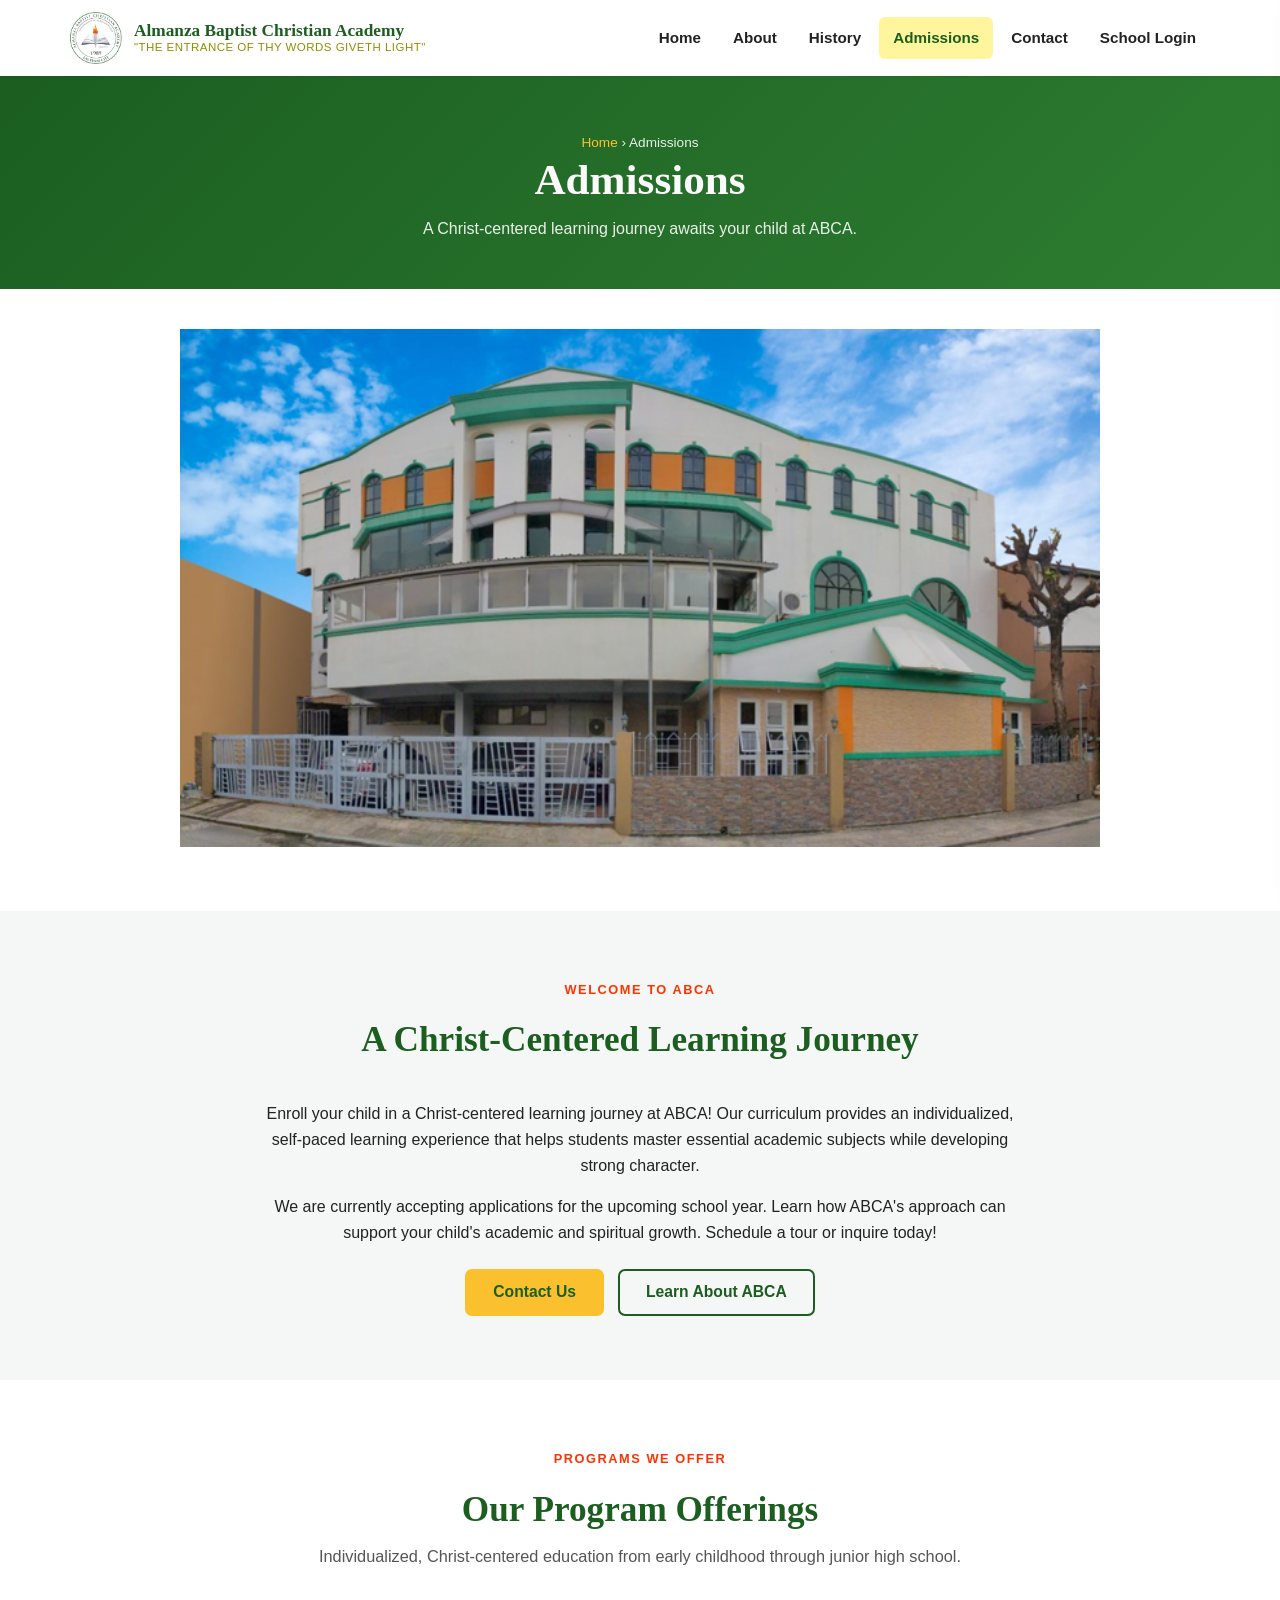
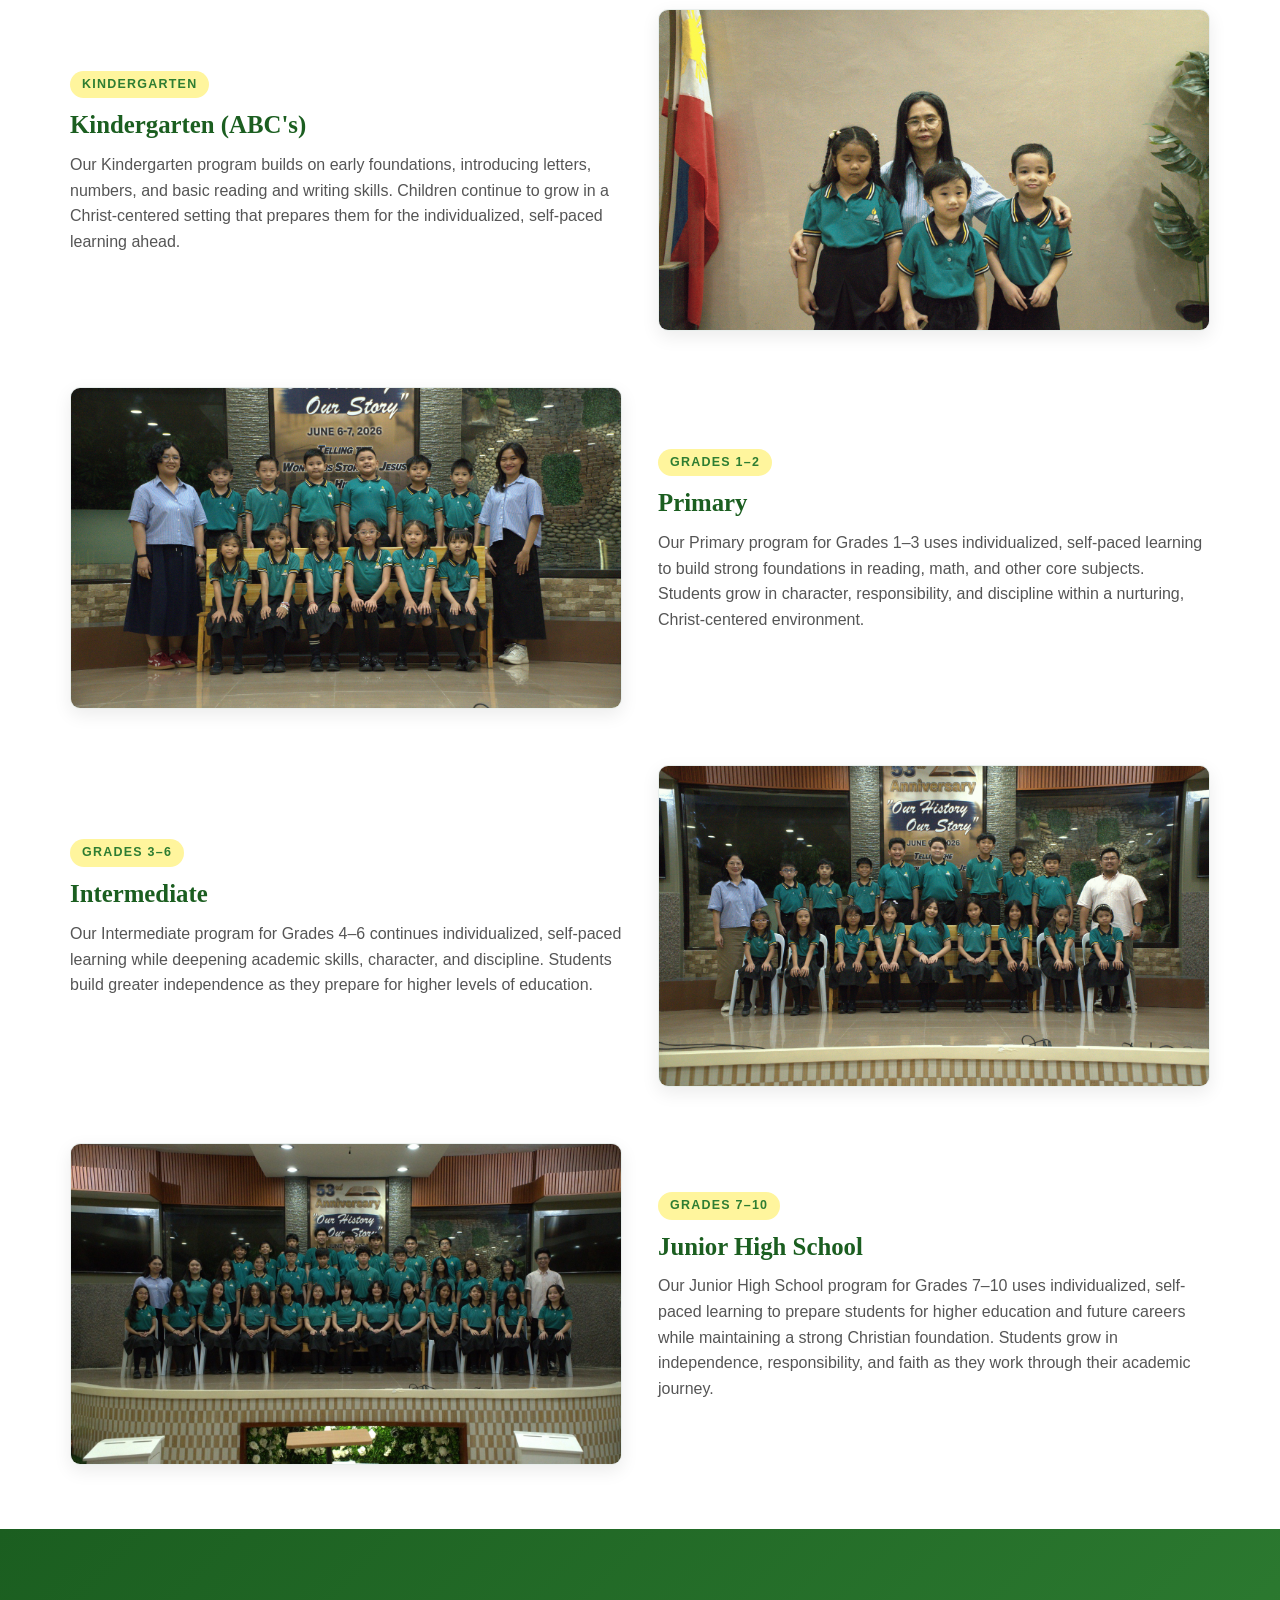
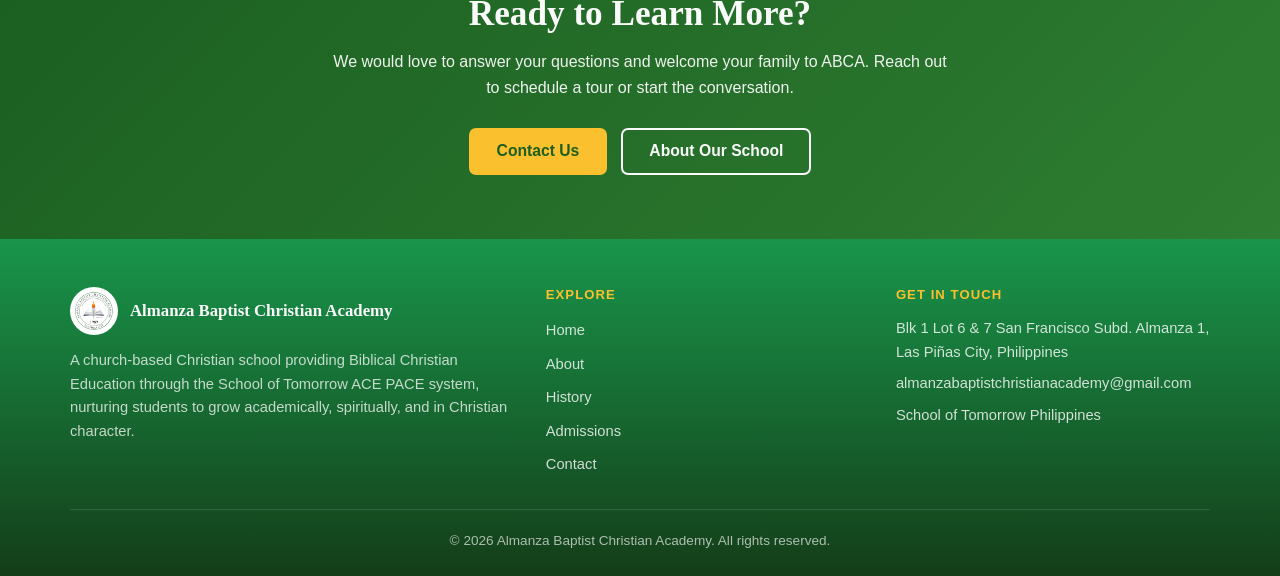
<file: admissions.html>
<!DOCTYPE html>
<html lang="en">
<head>
<meta charset="UTF-8">
<meta name="viewport" content="width=device-width, initial-scale=1.0">
<title>Admissions</title>
<meta name="description" content="Enroll your child at ABCA. Explore our Junior High School, Elementary, and Preschool & Kindergarten programs built on Christ-centered, individualized learning.">
<link rel="icon" href="assets/logo.png" type="image/png">
<link rel="stylesheet" href="style.css">
</head>
<body>
<header class="site-header">
<div class="header-inner">
<a href="index.html" class="brand" aria-label="ABCA Home">
<img src="assets/logo.png" alt="ABCA logo" class="brand-logo">
<span class="brand-text">
<span class="brand-name">Almanza Baptist Christian Academy</span>
<span class="brand-sub">"THE ENTRANCE OF THY WORDS GIVETH LIGHT"</span>
</span>
</a>
<nav aria-label="Main navigation">
<ul class="nav-links">
<li><a href="index.html">Home</a></li>
<li><a href="about.html">About</a></li>
<li><a href="history.html">History</a></li>
<li><a href="admissions.html" class="active">Admissions</a></li>
<li><a href="contact.html">Contact</a></li>
<li><a href="login.html">School Login</a></li>
</ul>
</nav>
<button class="hamburger" aria-label="Open menu" aria-controls="sideNav" aria-expanded="false">
<span></span><span></span><span></span>
</button>
</div>
</header>
<aside class="side-nav" id="sideNav" aria-label="Mobile navigation">
<div class="side-nav-header">
<div class="brand">
<img src="assets/logo.png" alt="ABCA logo" class="brand-logo">
<span class="brand-text">
<span class="brand-name">ABCA</span>
<span class="brand-sub">Christian Academy</span>
</span>
</div>
<button class="side-close" aria-label="Close menu">&times;</button>
</div>
<ul class="side-nav-links">
<li><a href="index.html">Home</a></li>
<li><a href="about.html">About</a></li>
<li><a href="history.html">History</a></li>
<li><a href="admissions.html" class="active">Admissions</a></li>
<li><a href="contact.html">Contact</a></li>
<li><a href="login.html">School Login</a></li>
</ul>
</aside>
<div class="overlay" aria-hidden="true"></div>
<section class="page-hero">
<div class="container">
<p class="breadcrumb"><a href="index.html">Home</a> &rsaquo; Admissions</p>
<h1>Admissions</h1>
<p>A Christ-centered learning journey awaits your child at ABCA.</p>
</div>
</section>
<section class="section section-alt" style="padding-top:40px;">
<div class="container">
<div class="slider" data-slider aria-label="ABCA campus life slideshow">
<div class="slider-track">
<div class="slide"><img src="assets/BUILDING.png" alt="ABCA Students"></div>
</div>
</div>
</div>
</section>
<section class="section section-light">
<div class="container">
<div class="section-header">
<span class="eyebrow">Welcome to ABCA</span>
<h2>A Christ-Centered Learning Journey</h2>
</div>
<div style="max-width:780px;margin:0 auto;text-align:center;">
<p>Enroll your child in a Christ-centered learning journey at ABCA! Our curriculum provides an individualized, self-paced learning experience that helps students master essential academic subjects while developing strong character.</p>
<p>We are currently accepting applications for the upcoming school year. Learn how ABCA's approach can support your child's academic and spiritual growth. Schedule a tour or inquire today!</p>
<div class="btn-row" style="margin-top:24px;">
<a href="contact.html" class="btn btn-primary">Contact Us</a>
<a href="about.html" class="btn btn-outline">Learn About ABCA</a>
</div>
</div>
</div>
</section>
<section class="section section-alt">
<div class="container">
<div class="section-header">
<span class="eyebrow">Programs We Offer</span>
<h2>Our Program Offerings</h2>
<p>Individualized, Christ-centered education from early childhood through junior high school.</p>
</div>
<div class="program">
<div class="program-img-wrap">
<img src="assets/abcs.png" alt="Kindergarten program at ABCA">
</div>
<div class="program-text">
<span class="eyebrow">Kindergarten</span>
<h3>Kindergarten (ABC's)</h3>
<p>Our Kindergarten program builds on early foundations, introducing letters, numbers, and basic reading and writing skills. Children continue to grow in a Christ-centered setting that prepares them for the individualized, self-paced learning ahead.</p>
</div>
</div>
<div class="program">
<div class="program-img-wrap">
<img src="assets/primary.png" alt="Primary program at ABCA">
</div>
<div class="program-text">
<span class="eyebrow">Grades 1&ndash;2</span>
<h3>Primary</h3>
<p>Our Primary program for Grades 1&ndash;3 uses individualized, self-paced learning to build strong foundations in reading, math, and other core subjects. Students grow in character, responsibility, and discipline within a nurturing, Christ-centered environment.</p>
</div>
</div>
<div class="program">
<div class="program-img-wrap">
<img src="assets/int.png" alt="Intermediate program at ABCA">
</div>
<div class="program-text">
<span class="eyebrow">Grades 3&ndash;6</span>
<h3>Intermediate</h3>
<p>Our Intermediate program for Grades 4&ndash;6 continues individualized, self-paced learning while deepening academic skills, character, and discipline. Students build greater independence as they prepare for higher levels of education.</p>
</div>
</div>
<div class="program">
<div class="program-img-wrap">
<img src="assets/jhs.webp" alt="Junior High Students">
</div>
<div class="program-text">
<span class="eyebrow">Grades 7&ndash;10</span>
<h3>Junior High School</h3>
<p>Our Junior High School program for Grades 7&ndash;10 uses individualized, self-paced learning to prepare students for higher education and future careers while maintaining a strong Christian foundation. Students grow in independence, responsibility, and faith as they work through their academic journey.</p>
</div>
</div>
</div>
</section>
<section class="cta">
<div class="container">
<h2>Ready to Learn More?</h2>
<p>We would love to answer your questions and welcome your family to ABCA. Reach out to schedule a tour or start the conversation.</p>
<div class="btn-row">
<a href="contact.html" class="btn btn-primary">Contact Us</a>
<a href="about.html" class="btn btn-secondary">About Our School</a>
</div>
</div>
</section>
<footer class="site-footer">
<div class="container">
<div class="footer-grid">
<div class="footer-about">
<div class="footer-brand">
<img src="assets/logo.png" alt="ABCA logo">
<span class="name">Almanza Baptist Christian Academy</span>
</div>
<p>A church-based Christian school providing Biblical Christian Education through the School of Tomorrow ACE PACE system, nurturing students to grow academically, spiritually, and in Christian character.</p>
</div>
<div class="footer-col">
<h4>Explore</h4>
<ul>
<li><a href="index.html">Home</a></li>
<li><a href="about.html">About</a></li>
<li><a href="history.html">History</a></li>
<li><a href="admissions.html">Admissions</a></li>
<li><a href="contact.html">Contact</a></li>
</ul>
</div>
<div class="footer-col footer-contact">
<h4>Get in Touch</h4>
<p>Blk 1 Lot 6 &amp; 7 San Francisco Subd. Almanza 1, Las Piñas City, Philippines</p>
<p><a href="mailto:almanzabaptistchristianacademy@gmail.com">almanzabaptistchristianacademy@gmail.com</a></p>
<p><a href="https://www.sotphilippines.org/" target="_blank" rel="noopener">School of Tomorrow Philippines</a></p>
</div>
</div>
<div class="footer-bottom">
&copy; <span id="year">2026</span> Almanza Baptist Christian Academy. All rights reserved.
</div>
</div>
</footer>
<script src="index.js"></script>
<script>
document.getElementById("year").textContent = new Date().getFullYear();
</script>
</body>
</html>
</file>
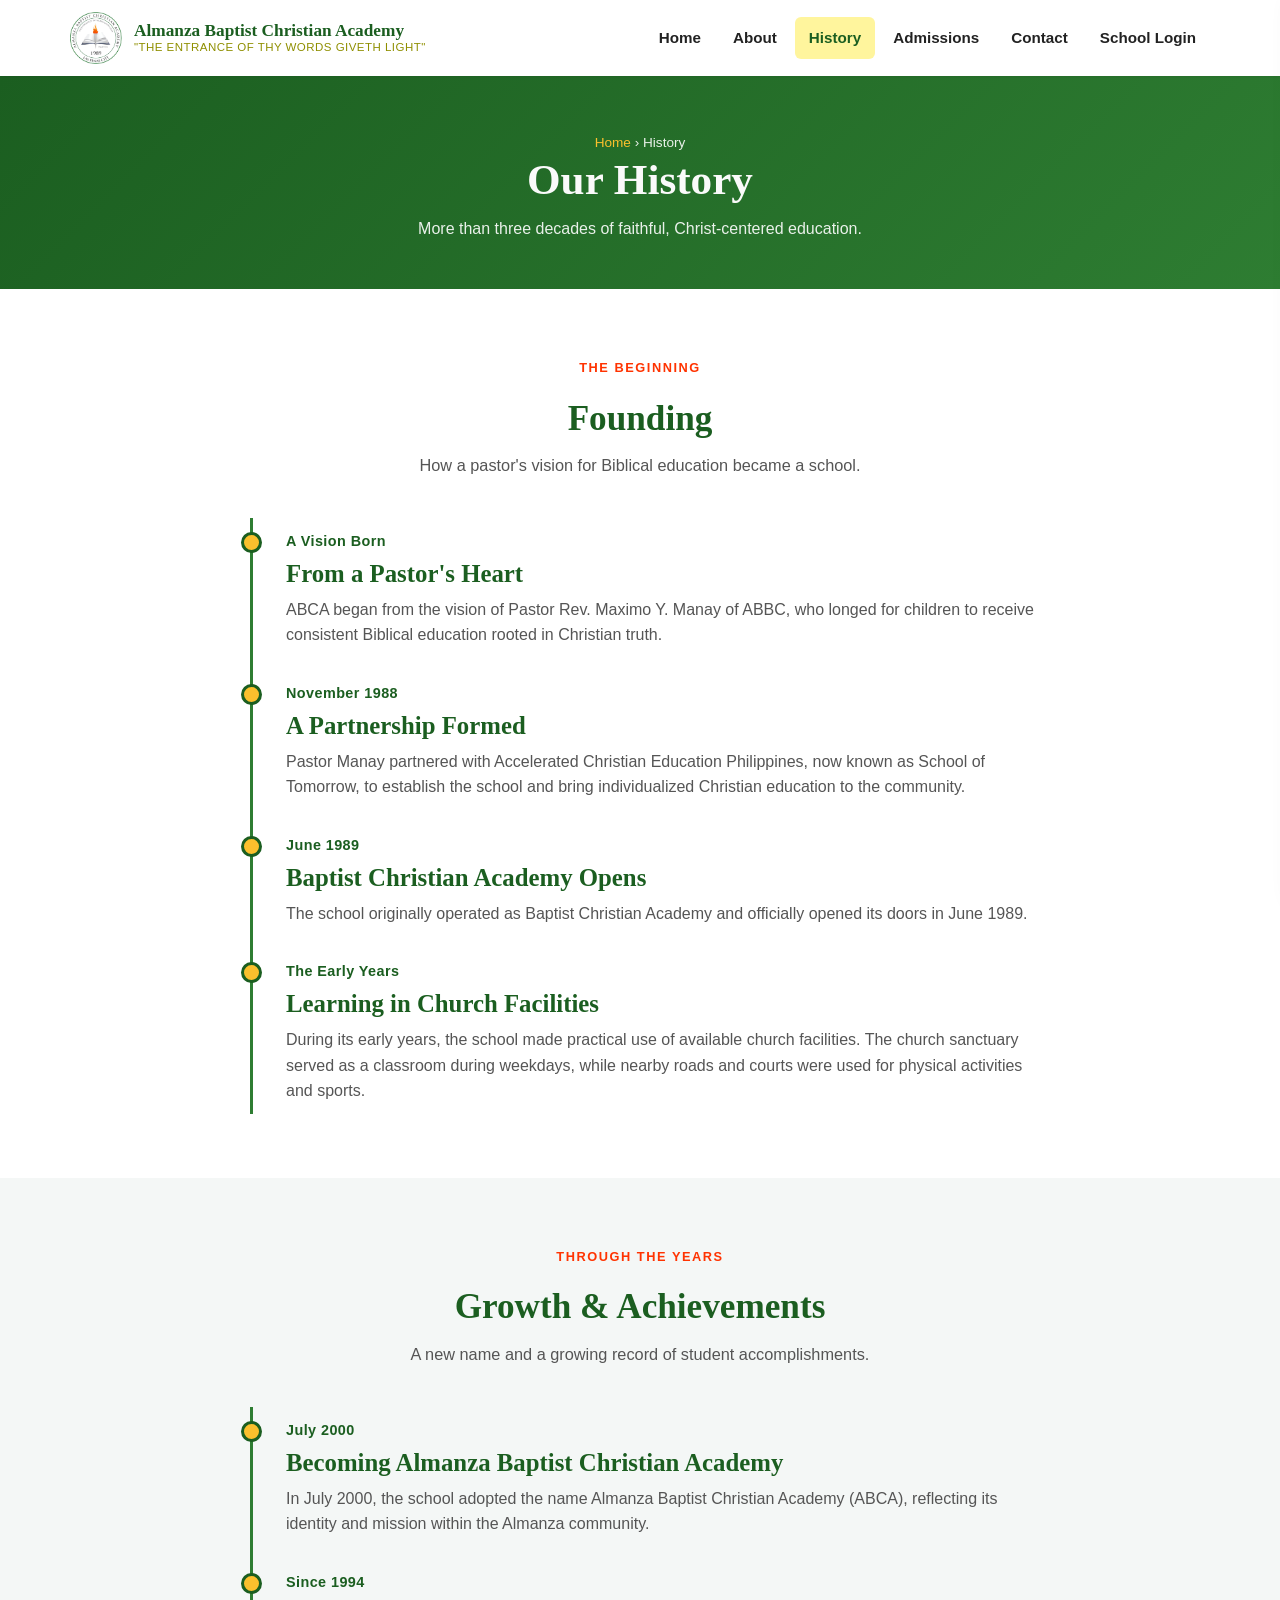
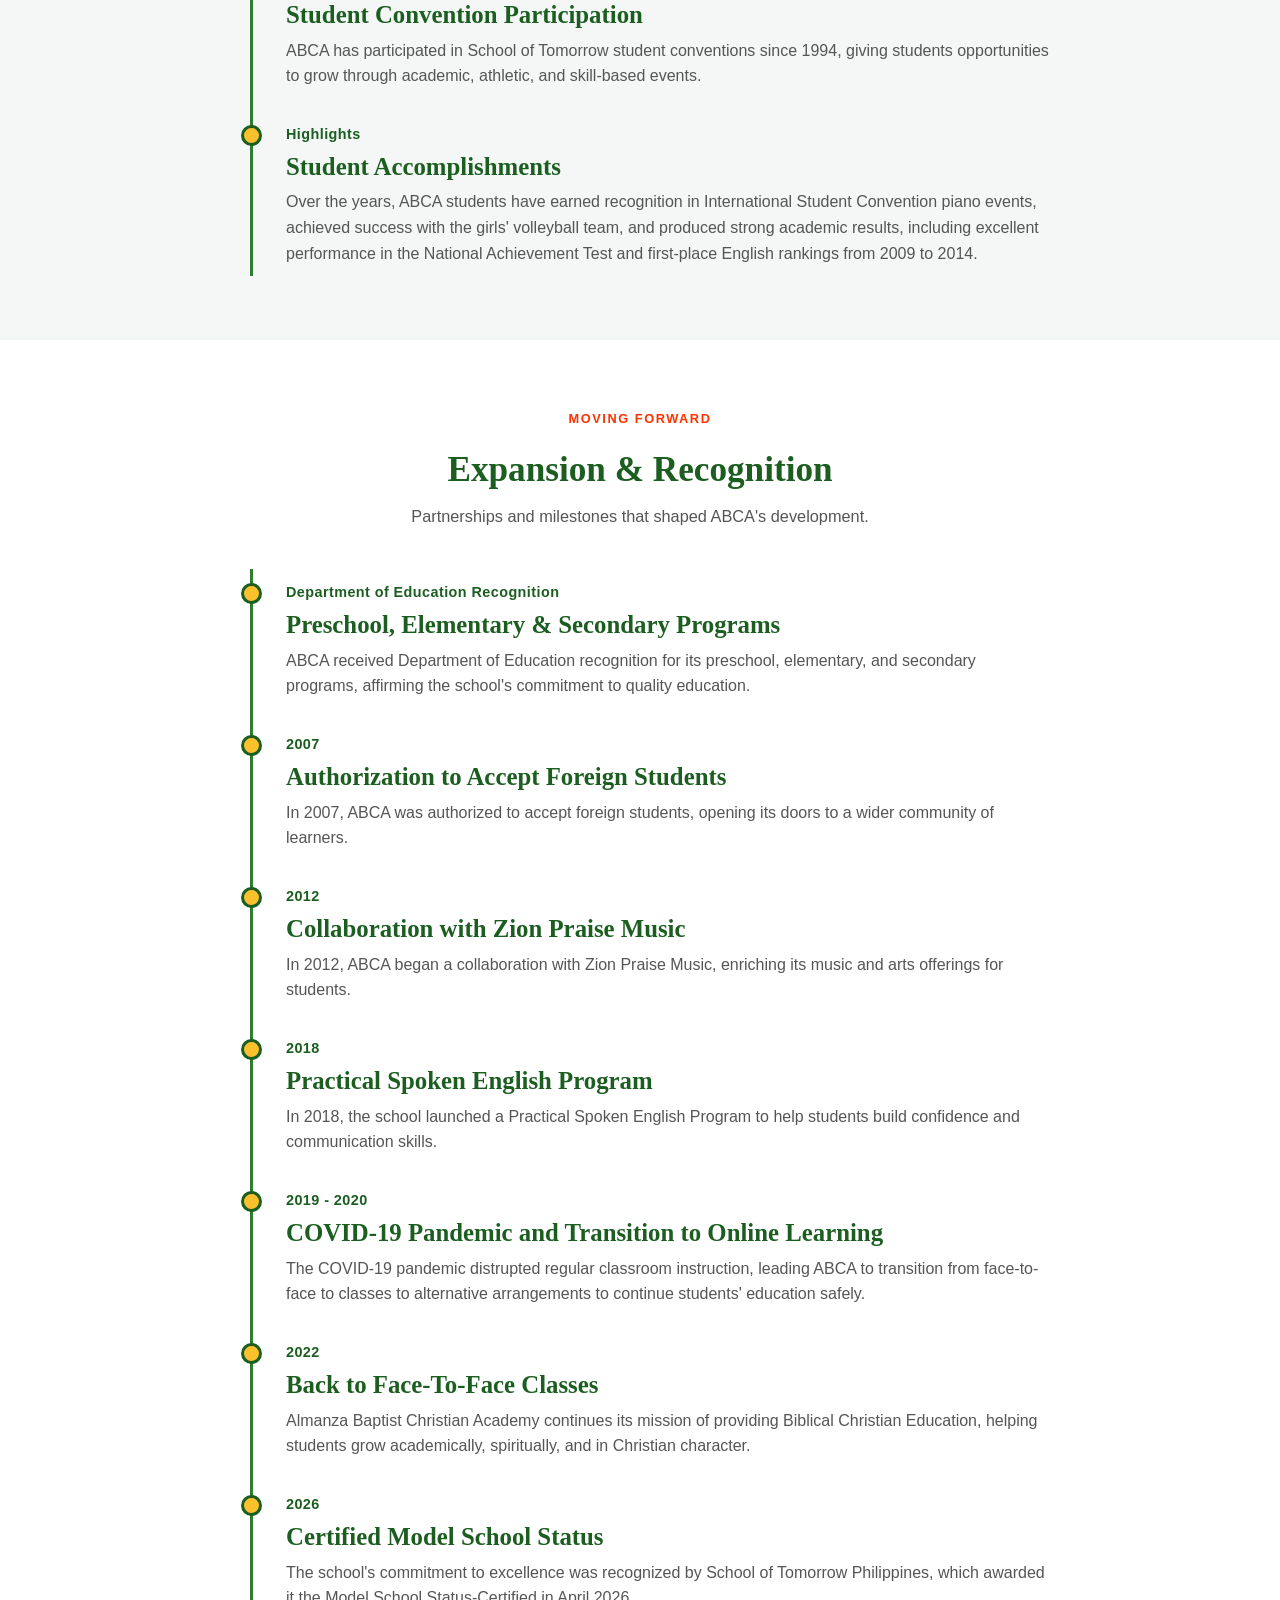
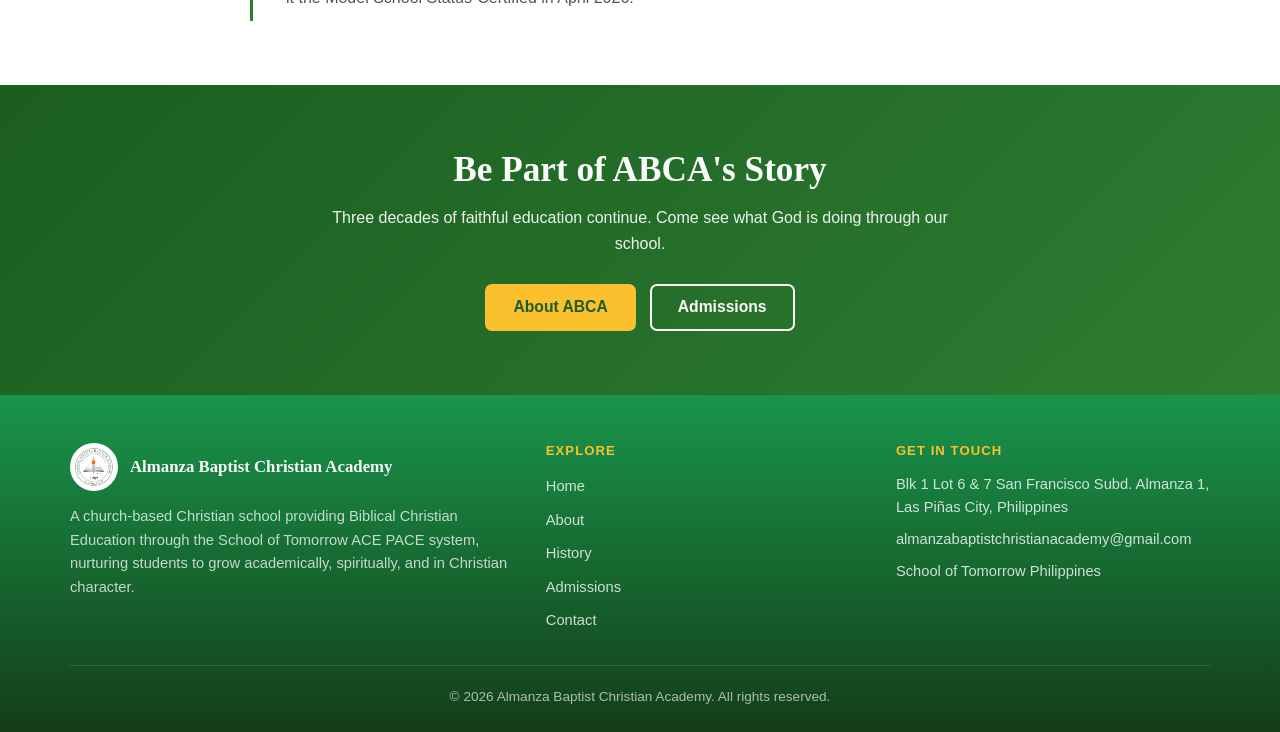
<file: history.html>
<!DOCTYPE html>
<html lang="en">
<head>
<meta charset="UTF-8">
<meta name="viewport" content="width=device-width, initial-scale=1.0">
<title>Our History</title>
<meta name="description" content="The story of Almanza Baptist Christian Academy, from its founding in 1989 through decades of growth, achievement, and expansion.">
<link rel="icon" href="assets/logo.png" type="image/png">
<link rel="stylesheet" href="style.css">
</head>
<body>

<header class="site-header">
  <div class="header-inner">
    <a href="index.html" class="brand" aria-label="ABCA Home">
      <img src="assets/logo.png" alt="ABCA logo" class="brand-logo">
      <span class="brand-text">
        <span class="brand-name">Almanza Baptist Christian Academy</span>
        <span class="brand-sub">"THE ENTRANCE OF THY WORDS GIVETH LIGHT"</span>
      </span>
    </a>
    <nav aria-label="Main navigation">
      <ul class="nav-links">
        <li><a href="index.html">Home</a></li>
        <li><a href="about.html">About</a></li>
        <li><a href="history.html" class="active">History</a></li>
        <li><a href="admissions.html">Admissions</a></li>
        <li><a href="contact.html">Contact</a></li>
        <li><a href="login.html">School Login</a></li>
      </ul>
    </nav>
    <button class="hamburger" aria-label="Open menu" aria-controls="sideNav" aria-expanded="false">
      <span></span><span></span><span></span>
    </button>
  </div>
</header>

<aside class="side-nav" id="sideNav" aria-label="Mobile navigation">
  <div class="side-nav-header">
    <div class="brand">
      <img src="assets/logo.png" alt="ABCA logo" class="brand-logo">
      <span class="brand-text">
        <span class="brand-name">ABCA</span>
        <span class="brand-sub">Christian Academy</span>
      </span>
    </div>
    <button class="side-close" aria-label="Close menu">&times;</button>
  </div>
  <ul class="side-nav-links">
    <li><a href="index.html">Home</a></li>
    <li><a href="about.html">About</a></li>
    <li><a href="history.html" class="active">History</a></li>
    <li><a href="admissions.html">Admissions</a></li>
    <li><a href="contact.html">Contact</a></li>
    <li><a href="login.html">School Login</a></li>
  </ul>
</aside>
<div class="overlay" aria-hidden="true"></div>

<section class="page-hero">
  <div class="container">
    <p class="breadcrumb"><a href="index.html">Home</a> &rsaquo; History</p>
    <h1>Our History</h1>
    <p>More than three decades of faithful, Christ-centered education.</p>
  </div>
</section>

<section class="section section-alt">
  <div class="container">
    <div class="section-header">
      <span class="eyebrow">The Beginning</span>
      <h2>Founding</h2>
      <p>How a pastor's vision for Biblical education became a school.</p>
    </div>
    <div class="timeline">
      <div class="timeline-item">
        <div class="timeline-dot"></div>
        <div class="timeline-content">
          <span class="timeline-date">A Vision Born</span>
          <h3>From a Pastor's Heart</h3>
          <p>ABCA began from the vision of Pastor Rev. Maximo Y. Manay of ABBC, who longed for children to receive consistent Biblical education rooted in Christian truth.</p>
        </div>
      </div>
      <div class="timeline-item">
        <div class="timeline-dot"></div>
        <div class="timeline-content">
          <span class="timeline-date">November 1988</span>
          <h3>A Partnership Formed</h3>
          <p>Pastor Manay partnered with Accelerated Christian Education Philippines, now known as School of Tomorrow, to establish the school and bring individualized Christian education to the community.</p>
        </div>
      </div>
      <div class="timeline-item">
        <div class="timeline-dot"></div>
        <div class="timeline-content">
          <span class="timeline-date">June 1989</span>
          <h3>Baptist Christian Academy Opens</h3>
          <p>The school originally operated as Baptist Christian Academy and officially opened its doors in June 1989.</p>
        </div>
      </div>
      <div class="timeline-item">
        <div class="timeline-dot"></div>
        <div class="timeline-content">
          <span class="timeline-date">The Early Years</span>
          <h3>Learning in Church Facilities</h3>
          <p>During its early years, the school made practical use of available church facilities. The church sanctuary served as a classroom during weekdays, while nearby roads and courts were used for physical activities and sports.</p>
        </div>
      </div>
    </div>
  </div>
</section>

<section class="section section-light">
  <div class="container">
    <div class="section-header">
      <span class="eyebrow">Through the Years</span>
      <h2>Growth &amp; Achievements</h2>
      <p>A new name and a growing record of student accomplishments.</p>
    </div>
    <div class="timeline">
      <div class="timeline-item">
        <div class="timeline-dot"></div>
        <div class="timeline-content">
          <span class="timeline-date">July 2000</span>
          <h3>Becoming Almanza Baptist Christian Academy</h3>
          <p>In July 2000, the school adopted the name Almanza Baptist Christian Academy (ABCA), reflecting its identity and mission within the Almanza community.</p>
        </div>
      </div>
      <div class="timeline-item">
        <div class="timeline-dot"></div>
        <div class="timeline-content">
          <span class="timeline-date">Since 1994</span>
          <h3>Student Convention Participation</h3>
          <p>ABCA has participated in School of Tomorrow student conventions since 1994, giving students opportunities to grow through academic, athletic, and skill-based events.</p>
        </div>
      </div>
      <div class="timeline-item">
        <div class="timeline-dot"></div>
        <div class="timeline-content">
          <span class="timeline-date">Highlights</span>
          <h3>Student Accomplishments</h3>
          <p>Over the years, ABCA students have earned recognition in International Student Convention piano events, achieved success with the girls' volleyball team, and produced strong academic results, including excellent performance in the National Achievement Test and first-place English rankings from 2009 to 2014.</p>
        </div>
      </div>
    </div>
  </div>
</section>

<section class="section section-alt">
  <div class="container">
    <div class="section-header">
      <span class="eyebrow">Moving Forward</span>
      <h2>Expansion &amp; Recognition</h2>
      <p>Partnerships and milestones that shaped ABCA's development.</p>
    </div>
    <div class="timeline">
      <div class="timeline-item">
        <div class="timeline-dot"></div>
        <div class="timeline-content">
          <span class="timeline-date">Department of Education Recognition</span>
          <h3>Preschool, Elementary &amp; Secondary Programs</h3>
          <p>ABCA received Department of Education recognition for its preschool, elementary, and secondary programs, affirming the school's commitment to quality education.</p>
        </div>
      </div>
      <div class="timeline-item">
        <div class="timeline-dot"></div>
        <div class="timeline-content">
          <span class="timeline-date">2007</span>
          <h3>Authorization to Accept Foreign Students</h3>
          <p>In 2007, ABCA was authorized to accept foreign students, opening its doors to a wider community of learners.</p>
        </div>
      </div>
      <div class="timeline-item">
        <div class="timeline-dot"></div>
        <div class="timeline-content">
          <span class="timeline-date">2012</span>
          <h3>Collaboration with Zion Praise Music</h3>
          <p>In 2012, ABCA began a collaboration with Zion Praise Music, enriching its music and arts offerings for students.</p>
        </div>
      </div>
      <div class="timeline-item">
        <div class="timeline-dot"></div>
        <div class="timeline-content">
          <span class="timeline-date">2018</span>
          <h3>Practical Spoken English Program</h3>
          <p>In 2018, the school launched a Practical Spoken English Program to help students build confidence and communication skills.</p>
        </div>
      </div>
      <div class="timeline-item">
        <div class="timeline-dot"></div>
        <div class="timeline-content">
          <span class="timeline-date">2019 - 2020</span>
          <h3>COVID-19 Pandemic and Transition to Online Learning</h3>
          <p>The COVID-19 pandemic distrupted regular classroom instruction, leading ABCA to transition from face-to-face to classes to alternative arrangements to continue students' education safely.</p>
        </div>
      </div>
      <div class="timeline-item">
        <div class="timeline-dot"></div>
        <div class="timeline-content">
          <span class="timeline-date">2022</span>
          <h3>Back to Face-To-Face Classes</h3>
          <p>Almanza Baptist Christian Academy continues its mission of providing Biblical Christian Education, helping students grow academically, spiritually, and in Christian character.</p>
        </div>
      </div>
       <div class="timeline-item">
        <div class="timeline-dot"></div>
        <div class="timeline-content">
          <span class="timeline-date">2026</span>
          <h3>Certified Model School Status</h3>
          <p>The school's commitment to excellence was recognized by School of Tomorrow Philippines, which awarded it the Model School Status-Certified in April 2026.</p>
        </div>
      </div>
</section>

<section class="cta">
  <div class="container">
    <h2>Be Part of ABCA's Story</h2>
    <p>Three decades of faithful education continue. Come see what God is doing through our school.</p>
    <div class="btn-row">
      <a href="about.html" class="btn btn-primary">About ABCA</a>
      <a href="admissions.html" class="btn btn-secondary">Admissions</a>
    </div>
  </div>
</section>

<footer class="site-footer">
  <div class="container">
    <div class="footer-grid">
      <div class="footer-about">
        <div class="footer-brand">
          <img src="assets/logo.png" alt="ABCA logo">
          <span class="name">Almanza Baptist Christian Academy</span>
        </div>
        <p>A church-based Christian school providing Biblical Christian Education through the School of Tomorrow ACE PACE system, nurturing students to grow academically, spiritually, and in Christian character.</p>
      </div>
      <div class="footer-col">
        <h4>Explore</h4>
        <ul>
          <li><a href="index.html">Home</a></li>
          <li><a href="about.html">About</a></li>
          <li><a href="history.html">History</a></li>
          <li><a href="admissions.html">Admissions</a></li>
          <li><a href="contact.html">Contact</a></li>
        </ul>
      </div>
      <div class="footer-col footer-contact">
        <h4>Get in Touch</h4>
        <p>Blk 1 Lot 6 &amp; 7 San Francisco Subd. Almanza 1, Las Piñas City, Philippines</p>
        <p><a href="mailto:almanzabaptistchristianacademy@gmail.com">almanzabaptistchristianacademy@gmail.com</a></p>
        <p><a href="https://www.sotphilippines.org/" target="_blank" rel="noopener">School of Tomorrow Philippines</a></p>
      </div>
    </div>
    <div class="footer-bottom">
      &copy; <span id="year">2026</span> Almanza Baptist Christian Academy. All rights reserved.
    </div>
  </div>
</footer>

<script src="index.js"></script>
<script>
  document.getElementById("year").textContent = new Date().getFullYear();
</script>

</body>
</html>
</file>
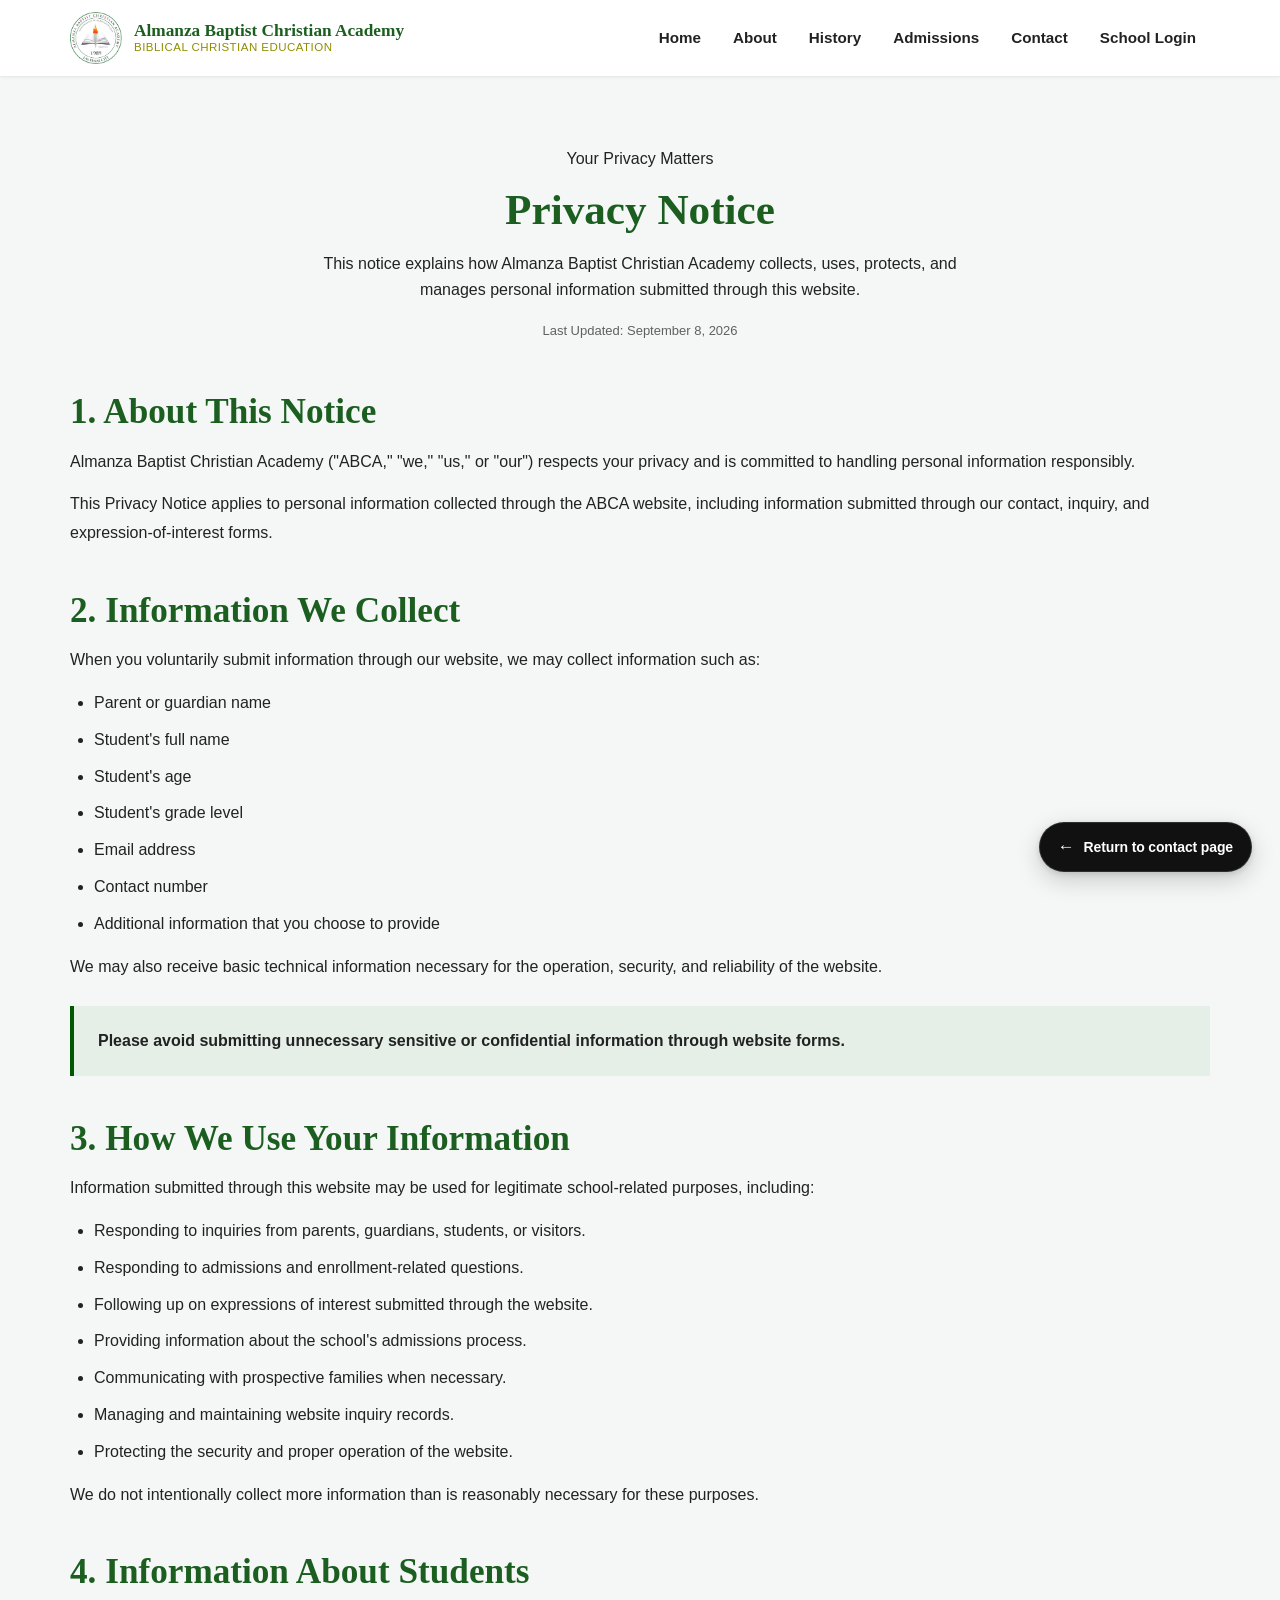
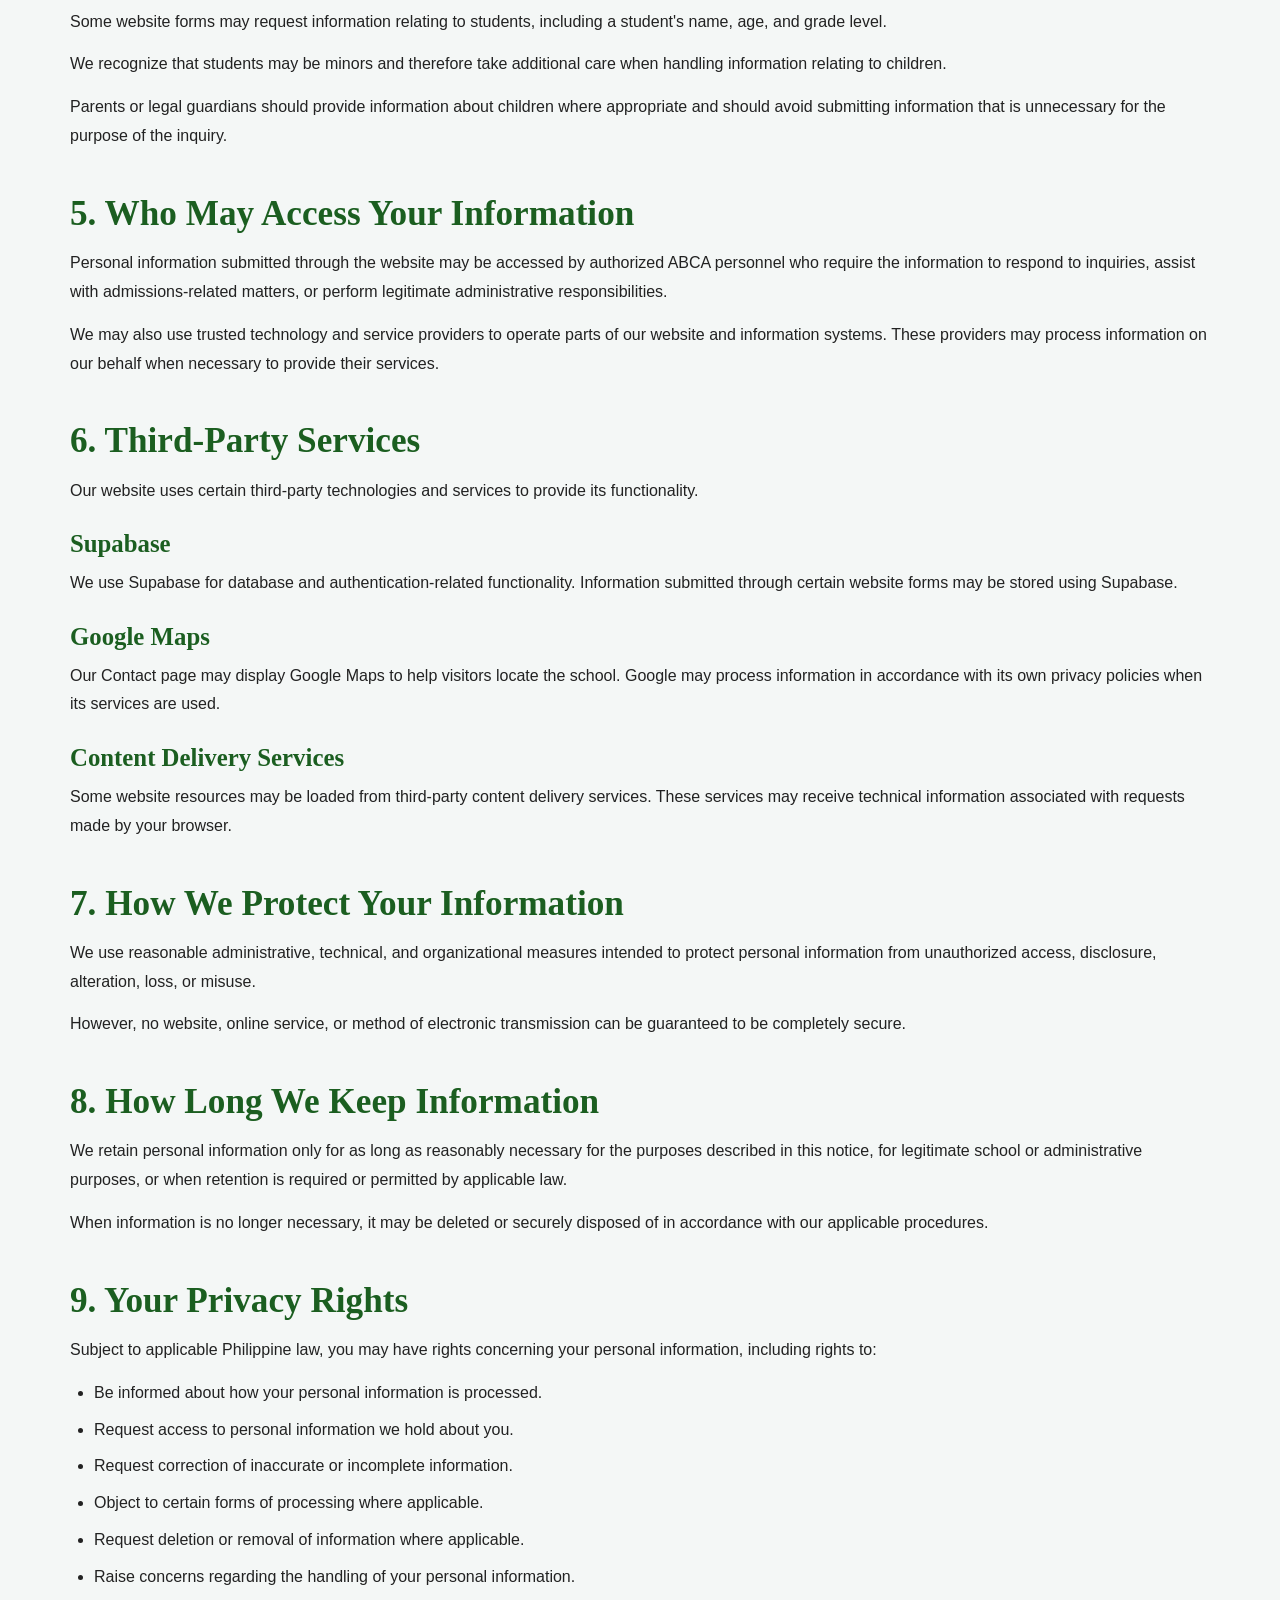
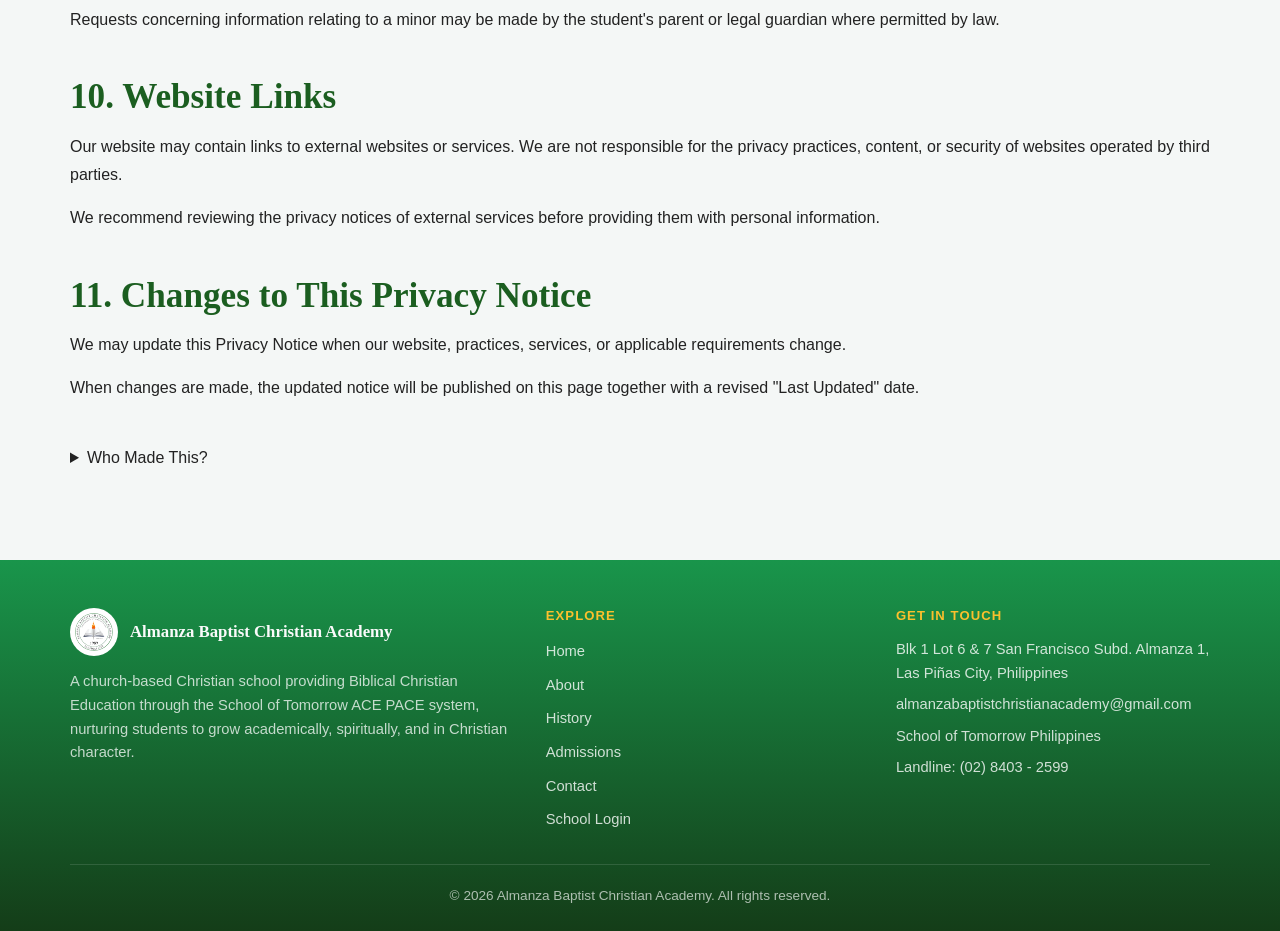
<file: privacy_notice.html>
<!DOCTYPE html><html lang="en">
<head>
<meta charset="UTF-8">
<meta name="viewport" content="width=device-width, initial-scale=1.0">
<title>Privacy Notice | Almanza Baptist Christian Academy</title>
<meta name="description" content="Privacy Notice for Almanza Baptist Christian Academy. Learn how ABCA collects, uses, protects, and manages personal information.">
<link rel="icon" href="assets/logo.png" type="image/png">
<link rel="stylesheet" href="style.css"><style>
.privacy-page {
  padding: 70px 0 90px;
}

.privacy-header {
  max-width: 850px;
  margin: 0 auto 50px;
  text-align: center;
}

.privacy-header .eyebrow {
  display: inline-block;
  margin-bottom: 12px;
}

.privacy-header h1 {
  margin-bottom: 16px;
}

.privacy-header p {
  margin: 0 auto;
  max-width: 700px;
}

.privacy-updated {
  margin-top: 18px !important;
  font-size: 13px;
  opacity: 0.7;
}

.privacy-content {
  max-width: 850px;
  margin: 0 auto;
}

.privacy-section {
  margin-bottom: 42px;
}

.privacy-section h2 {
  margin-bottom: 14px;
}

.privacy-section h3 {
  margin-top: 24px;
  margin-bottom: 10px;
}

.privacy-section p {
  line-height: 1.8;
  margin-bottom: 14px;
}

.privacy-section ul {
  padding-left: 24px;
  margin: 14px 0;
}

.privacy-section li {
  line-height: 1.8;
  margin-bottom: 8px;
}

.privacy-highlight {
  padding: 22px 24px;
  margin: 25px 0;
  border-left: 4px solid #005800;
  background: rgba(0, 88, 0, 0.06);
}

.privacy-contact {
  padding: 28px;
  margin-top: 30px;
  border: 1px solid rgba(0, 0, 0, 0.12);
}

.privacy-contact p {
  margin-bottom: 7px;
}

@media (max-width: 700px) {
  .privacy-page {
    padding: 50px 0 65px;
  }

  .privacy-header {
    margin-bottom: 35px;
  }

  .privacy-section {
    margin-bottom: 34px;
  }
}
</style></head><body><header class="site-header">
  <div class="header-inner">
    <a href="index.html" class="brand" aria-label="ABCA Home">
      <img src="assets/logo.png" alt="ABCA logo" class="brand-logo">
      <span class="brand-text">
        <span class="brand-name">Almanza Baptist Christian Academy</span>
        <span class="brand-sub">Biblical Christian Education</span>
      </span>
    </a><nav aria-label="Main navigation">
  <ul class="nav-links">
    <li><a href="index.html">Home</a></li>
    <li><a href="about.html">About</a></li>
    <li><a href="history.html">History</a></li>
    <li><a href="admissions.html">Admissions</a></li>
    <li><a href="contact.html">Contact</a></li>
    <li><a href="login.html">School Login</a></li>
  </ul>
</nav>

  </div>

  
</header><main><section class="privacy-page">
  <div class="container"><div class="privacy-header">
  <span class="eyebrow">Your Privacy Matters</span>
  <h1>Privacy Notice</h1>
  <p>
    This notice explains how Almanza Baptist Christian Academy
    collects, uses, protects, and manages personal information
    submitted through this website.
  </p>
  <p class="privacy-updated">
    Last Updated: September 8, 2026
  </p>
</div>


<class="privacy-content">

  <section class="privacy-section">
    <h2>1. About This Notice</h2>

    <p>
      Almanza Baptist Christian Academy ("ABCA," "we," "us," or "our")
      respects your privacy and is committed to handling personal
      information responsibly.
    </p>

    <p>
      This Privacy Notice applies to personal information collected
      through the ABCA website, including information submitted through
      our contact, inquiry, and expression-of-interest forms.
    </p>
  </section>


  <section class="privacy-section">
    <h2>2. Information We Collect</h2>

    <p>
      When you voluntarily submit information through our website,
      we may collect information such as:
    </p>

    <ul>
      <li>Parent or guardian name</li>
      <li>Student's full name</li>
      <li>Student's age</li>
      <li>Student's grade level</li>
      <li>Email address</li>
      <li>Contact number</li>
      <li>Additional information that you choose to provide</li>
    </ul>

    <p>
      We may also receive basic technical information necessary for
      the operation, security, and reliability of the website.
    </p>

    <div class="privacy-highlight">
      <strong>Please avoid submitting unnecessary sensitive or
      confidential information through website forms.</strong>
    </div>
  </section>


  <section class="privacy-section">
    <h2>3. How We Use Your Information</h2>

    <p>
      Information submitted through this website may be used for
      legitimate school-related purposes, including:
    </p>

    <ul>
      <li>Responding to inquiries from parents, guardians, students, or visitors.</li>
      <li>Responding to admissions and enrollment-related questions.</li>
      <li>Following up on expressions of interest submitted through the website.</li>
      <li>Providing information about the school's admissions process.</li>
      <li>Communicating with prospective families when necessary.</li>
      <li>Managing and maintaining website inquiry records.</li>
      <li>Protecting the security and proper operation of the website.</li>
    </ul>

    <p>
      We do not intentionally collect more information than is
      reasonably necessary for these purposes.
    </p>
  </section>


  <section class="privacy-section">
    <h2>4. Information About Students</h2>

    <p>
      Some website forms may request information relating to students,
      including a student's name, age, and grade level.
    </p>

    <p>
      We recognize that students may be minors and therefore take
      additional care when handling information relating to children.
    </p>

    <p>
      Parents or legal guardians should provide information about
      children where appropriate and should avoid submitting information
      that is unnecessary for the purpose of the inquiry.
    </p>
  </section>


  <section class="privacy-section">
    <h2>5. Who May Access Your Information</h2>

    <p>
      Personal information submitted through the website may be
      accessed by authorized ABCA personnel who require the information
      to respond to inquiries, assist with admissions-related matters,
      or perform legitimate administrative responsibilities.
    </p>

    <p>
      We may also use trusted technology and service providers to
      operate parts of our website and information systems. These
      providers may process information on our behalf when necessary
      to provide their services.
    </p>
  </section>


  <section class="privacy-section">
    <h2>6. Third-Party Services</h2>

    <p>
      Our website uses certain third-party technologies and services
      to provide its functionality.
    </p>

    <h3>Supabase</h3>

    <p>
      We use Supabase for database and authentication-related
      functionality. Information submitted through certain website
      forms may be stored using Supabase.
    </p>

    <h3>Google Maps</h3>

    <p>
      Our Contact page may display Google Maps to help visitors locate
      the school. Google may process information in accordance with
      its own privacy policies when its services are used.
    </p>

    <h3>Content Delivery Services</h3>

    <p>
      Some website resources may be loaded from third-party content
      delivery services. These services may receive technical
      information associated with requests made by your browser.
    </p>
  </section>


  <section class="privacy-section">
    <h2>7. How We Protect Your Information</h2>

    <p>
      We use reasonable administrative, technical, and organizational
      measures intended to protect personal information from
      unauthorized access, disclosure, alteration, loss, or misuse.
    </p>

    <p>
      However, no website, online service, or method of electronic
      transmission can be guaranteed to be completely secure.
    </p>
  </section>


  <section class="privacy-section">
    <h2>8. How Long We Keep Information</h2>

    <p>
      We retain personal information only for as long as reasonably
      necessary for the purposes described in this notice, for
      legitimate school or administrative purposes, or when retention
      is required or permitted by applicable law.
    </p>

    <p>
      When information is no longer necessary, it may be deleted or
      securely disposed of in accordance with our applicable
      procedures.
    </p>
  </section>


  <section class="privacy-section">
    <h2>9. Your Privacy Rights</h2>

    <p>
      Subject to applicable Philippine law, you may have rights
      concerning your personal information, including rights to:
    </p>

    <ul>
      <li>Be informed about how your personal information is processed.</li>
      <li>Request access to personal information we hold about you.</li>
      <li>Request correction of inaccurate or incomplete information.</li>
      <li>Object to certain forms of processing where applicable.</li>
      <li>Request deletion or removal of information where applicable.</li>
      <li>Raise concerns regarding the handling of your personal information.</li>
    </ul>

    <p>
      Requests concerning information relating to a minor may be made
      by the student's parent or legal guardian where permitted by law.
    </p>
  </section>


  <section class="privacy-section">
    <h2>10. Website Links</h2>

    <p>
      Our website may contain links to external websites or services.
      We are not responsible for the privacy practices, content, or
      security of websites operated by third parties.
    </p>

    <p>
      We recommend reviewing the privacy notices of external services
      before providing them with personal information.
    </p>
  </section>


  <section class="privacy-section">
    <h2>11. Changes to This Privacy Notice</h2>

    <p>
      We may update this Privacy Notice when our website, practices,
      services, or applicable requirements change.
    </p>

    <p>
      When changes are made, the updated notice will be published on
      this page together with a revised "Last Updated" date.
    </p>
  </section>
  <details>
    <summary>Who Made This?</summary>
    <p>A student from ABCA: Ermin Garcia.</p>
  </details>

  </div>
</section>
<a href="contact.html" class="return-cta">
    <span class="return-icon">←</span>
    <span>Return to contact page</span>
</a>
  
</main>
  
  <footer class="site-footer">
  <div class="container">
    <div class="footer-grid">
      <div class="footer-about">
        <div class="footer-brand">
          <img src="assets/logo.png" alt="ABCA logo">
          <span class="name">Almanza Baptist Christian Academy</span>
        </div>
        <p>A church-based Christian school providing Biblical Christian Education through the School of Tomorrow ACE PACE system, nurturing students to grow academically, spiritually, and in Christian character.
        </p>
        <br>
      </div>
      <div class="footer-col">
        <h4>Explore</h4>
        <ul>
          <li><a href="index.html">Home</a></li>
          <li><a href="about.html">About</a></li>
          <li><a href="history.html">History</a></li>
          <li><a href="admissions.html">Admissions</a></li>
          <li><a href="contact.html">Contact</a></li>
          <li><a href="login.html">School Login</a></li>
        </ul>
      </div>
      <div class="footer-col footer-contact">
        <h4>Get in Touch</h4>
        <p>Blk 1 Lot 6 &amp; 7 San Francisco Subd. Almanza 1, Las Piñas City, Philippines</p>
        <p><a href="mailto:almanzabaptistchristianacademy@gmail.com">almanzabaptistchristianacademy@gmail.com</a></p>
        <p><a href="https://www.schooloftomorrow.ph" target="_blank" rel="noopener">School of Tomorrow Philippines</a></p>
        <p>Landline: (02) 8403 - 2599</p>
      </div>
    </div>
    <div class="footer-bottom">
      &copy; <span id="year">2026</span> Almanza Baptist Christian Academy. All rights reserved.
    </div>
  </div>
</footer>

      
      <script src="index.js"></script><script>
  document.getElementById("year").textContent = new Date().getFullYear();
</script></body>
</html>
</file>
<file: style.css>
:root {
  --primary-green: #1B5E20;
  --secondary-green: #2E7D32;
  --primary-yellow: #FBC02D;
  --secondary-yellow: #FFF59D;
  --text-dark: #222222;
  --text-light: #FAFAFA;
  --bg-light: #F4F7F6;
  --bg-white: #FFFFFF;
  --max-width: 1180px;
  --radius-sm: 6px;
  --rchurch-basedpx;
  --radius-lg: 20px;
  --shadow-sm: 0 1px 3px rgba(0, 0, 0, 0.08);
  --shadow-md: 0 6px 18px rgba(0, 0, 0, 0.08);
  --shadow-lg: 0 14px 40px rgba(27, 94, 32, 0.12);
  --transition: 0.25s ease;
  --font-body: "Segoe UI", Roboto, "Helvetica Neue", Arial, sans-serif;
  --font-head: "Georgia", "Times New Roman", serif;
}

* {
  box-sizing: border-box;
  margin: 0;
  padding: 0;
}

html {
  scroll-behavior: smooth;
  -webkit-text-size-adjust: 100%;
}

body {
  font-family: var(--font-body);
  color: var(--text-dark);
  background-color: var(--bg-light);
  line-height: 1.6;
  overflow-x: hidden;
}

img {
  max-width: 100%;
  display: block;
  user-select; none:
  -webkit-user-drag: none;
    
}

a {
  color: var(--primary-green);
  text-decoration: none;
  transition: color var(--transition);
}

a:hover {
  color: var(--secondary-green);
}

h1, h2, h3, h4 {
  font-family: var(--font-head);
  color: var(--primary-green);
  line-height: 1.2;
  font-weight: 600;
}

h1 { font-size: clamp(1.9rem, 4vw, 2.7rem); }
h2 { font-size: clamp(1.6rem, 3.2vw, 2.2rem); }
h3 { font-size: clamp(1.25rem, 2.2vw, 1.55rem); }

p { margin-bottom: 1rem; }

.container {
  width: 100%;
  max-width: var(--max-width);
  margin: 0 auto;
  padding: 0 20px;
}

.section {
  padding: 64px 0;
}

.section-alt {
  background-color: var(--bg-white);
}

.section-light {
  background-color: var(--bg-light);
}

.section-green {
  background: linear-gradient(135deg, var(--primary-green), var(--secondary-green));
  color: var(--text-light);
}

.section-green h1,
.section-green h2,
.section-green h3 {
  color: var(--text-light);
}

.section-header {
  text-align: center;
  max-width: 720px;
  margin: 0 auto 40px;
}

.section-header h2 {
  margin-bottom: 12px;
}

.section-header .eyebrow {
  display: inline-block;
  font-family: var(--font-body);
  font-size: 0.8rem;
  font-weight: 700;
  letter-spacing: 0.12em;
  text-transform: uppercase;
  color: #ff3301;
  background-color: transparent;
  padding: 5px 14px;
  border-radius: 2px;
  margin-bottom: 14px;
}

.section-green .section-header .eyebrow {
  color: var(--primary-green);
  background-color: transparent;
}

.section-header p {
  color: #555;
  font-size: 1.02rem;
}

.section-green .section-header p {
  color: rgba(255, 255, 255, 0.9);
}

.btn {
  display: inline-block;
  font-family: var(--font-body);
  font-size: 0.98rem;
  font-weight: 600;
  padding: 12px 26px;
  border-radius: 7px;
  border: 2px solid transparent;
  cursor: pointer;
  transition: transform var(--transition), background-color var(--transition), color var(--transition), border-color var(--transition), box-shadow var(--transition);
  text-align: center;
  line-height: 1.2;
}

.btn:hover { transform: translateY(-2px); }
.btn:active { transform: translateY(0); }

.btn-primary {
  background-color: var(--primary-yellow);
  color: var(--primary-green);
  border-color: var(--primary-yellow);
}

.btn-primary:hover {
  background-color: #f0b417;
  border-color: #f0b417;
  color: var(--primary-green);
}

.btn-secondary {
  background-color: transparent;
  color: var(--text-light);
  border-color: var(--text-light);
}

.btn-secondary:hover {
  background-color: var(--text-light);
  color: var(--primary-green);
}

.btn-outline {
  background-color: transparent;
  color: var(--primary-green);
  border-color: var(--primary-green);
}

.btn-outline:hover {
  background-color: var(--primary-green);
  color: var(--text-light);
}

.btn-light {
  background-color: var(--bg-white);
  color: var(--primary-green);
  border-color: var(--bg-white);
}

.btn-light:hover {
  background-color: var(--secondary-yellow);
  border-color: var(--secondary-yellow);
}

.btn-row {
  display: flex;
  flex-wrap: wrap;
  gap: 14px;
  justify-content: center;
}

.site-header {
  position: sticky;
  top: 0;
  z-index: 100;
  background-color: var(--bg-white);
  box-shadow: var(--shadow-sm);
}

.header-inner {
  display: flex;
  align-items: center;
  justify-content: space-between;
  gap: 16px;
  padding: 12px 20px;
  max-width: var(--max-width);
  margin: 0 auto;
}

.brand {
  display: flex;
  align-items: center;
  gap: 12px;
  flex: 1;
  min-width: 0;
}

.brand-logo {
  width: 52px;
  height: 52px;
  object-fit: contain;
  flex-shrink: 0;
}

.brand-text {
  display: flex;
  flex-direction: column;
  line-height: 1.15;
  min-width: 0;
}

.brand-name {
  font-family: var(--font-head);
  font-weight: 700;
  color: var(--primary-green);
  font-size: 1.08rem;
  white-space: nowrap;
  overflow: hidden;
  text-overflow: ellipsis;
}

.brand-sub {
  font-size: 0.72rem;
  color: #8f8f00;
  letter-spacing: 0.04em;
  text-transform: uppercase;
}

.nav-links {
  display: flex;
  align-items: center;
  gap: 4px;
  list-style: none;
}

.nav-links a {
  display: inline-block;
  font-weight: 600;
  font-size: 0.95rem;
  color: var(--text-dark);
  padding: 9px 14px;
  border-radius: var(--radius-sm);
  transition: color var(--transition), background-color var(--transition);
}

.nav-links a:hover {
  color: var(--primary-green);
  background-color: var(--bg-light);
}

.nav-links a.active {
  color: var(--primary-green);
  background-color: var(--secondary-yellow);
}

.hamburger {
  display: none;
  flex-direction: column;
  justify-content: space-between;
  width: 28px;
  height: 22px;
  background: none;
  border: none;
  cursor: pointer;
  padding: 0;
}

.hamburger span {
  display: block;
  height: 3px;
  width: 100%;
  background-color: var(--primary-green);
  border-radius: 2px;
  transition: transform var(--transition), opacity var(--transition);
}

.side-nav {
  position: fixed;
  top: 0;
  right: -300px;
  width: 280px;
  height: 100vh;
  background-color: var(--bg-white);
  box-shadow: -4px 0 24px rgba(0, 0, 0, 0.12);
  z-index: 200;
  transition: right 0.3s ease;
  display: flex;
  flex-direction: column;
  padding: 20px;
  overflow-y: auto;
}

.side-nav.open { right: 0; }

.side-nav-header {
  display: flex;
  align-items: center;
  justify-content: space-between;
  margin-bottom: 24px;
  padding-bottom: 16px;
  border-bottom: 1px solid #eee;
}

.side-nav-header .brand {
  gap: 10px;
}

.side-nav-header .brand-logo {
  width: 42px;
  height: 42px;
}

.side-nav-header .brand-name {
  font-size: 0.95rem;
}

.side-nav-links {
  list-style: none;
  display: flex;
  flex-direction: column;
  gap: 4px;
}

.side-nav-links a {
  display: block;
  font-weight: 600;
  font-size: 1rem;
  color: var(--text-dark);
  padding: 13px 14px;
  border-radius: var(--radius-sm);
  transition: color var(--transition), background-color var(--transition);
}

.side-nav-links a:hover {
  color: var(--primary-green);
  background-color: var(--bg-light);
}

.side-nav-links a.active {
  color: var(--primary-green);
  background-color: var(--secondary-yellow);
}

.side-close {
  background: none;
  border: none;
  font-size: 1.8rem;
  color: var(--primary-green);
  cursor: pointer;
  line-height: 1;
  padding: 0 4px;
}

.overlay {
  position: fixed;
  inset: 0;
  background-color: rgba(0, 0, 0, 0.45);
  z-index: 150;
  opacity: 0;
  visibility: hidden;
  transition: opacity var(--transition), visibility var(--transition);
}

.overlay.show {
  opacity: 1;
  visibility: visible;
}

.hero {
  position: relative;
  background: linear-gradient(135deg, var(--primary-green), var(--secondary-green));
  color: var(--text-light);
  padding: 80px 0 250px;
  padding-bottom: 230px;
  overflow: hidden;
}

.hero::after {
  content: "";
  position: absolute;
  right: -80px;
  top: -80px;
  width: 320px;
  height: 320px;
  background-color: rgba(251, 192, 45, 0.12);
  border-radius: 50%;
}

.hero::before {
  content: "";
  position: absolute;
  left: -60px;
  bottom: 90px;
  width: 240px;
  height: 240px;
  background-color: rgba(255, 255, 255, 0.06);
  border-radius: 50%;
}

.hero-inner {
  position: relative;
  z-index: 1;
  display: grid;
  grid-template-columns: 1.2fr 0.8fr;
  gap: 40px;
  align-items: center;
}

.hero-logo {
  width: 130px;
  height: 130px;
  object-fit: contain;
  margin-bottom: 20px;
  background-color: var(--bg-white);
  border-radius: 50%;
  padding: 10px;
  box-shadow: var(--shadow-md);
}

.hero h1 {
  color: var(--text-light);
  margin-bottom: 15px;
  font-size: clamp(1.6rem, 3vw, 2.2rem);
  
}

.hero p {
  font-size: 1.08rem;
  color: rgba(255, 255, 255, 0.92);
  max-width: 560px;
  margin-bottom: 28px;
}

.hero .btn-row { justify-content: flex-start; }

.hero-card {
  border-radius: 5px;
  border: 2px solid #005800;
  padding: 28px;
  text-align: center;
  margin-top: 50px;
  overflow: hidden;
  padding-bottom: 0;
  background-color: #006900;
  box-shadow: 0 4px 15px rgba(0, 0, 0, 0.4);
}

.hero-card img {
    width: 100%;
    height: auto;
    display: block;
    margin: 0;
    border-radius: 0;
}

.hero-card h3 {
  color: var(--primary-yellow);
  margin-bottom: 8px;
}

.hero-card p {
  color: rgba(255, 255, 255, 0.9);
  font-size: 0.95rem;
  margin-bottom: 0;
}

.cards-grid {
  display: grid;
  grid-template-columns: repeat(auto-fit, minmax(240px, 1fr));
  gap: 24px;
}

.card {
  background-color: var(--bg-white);
  border: 1px solid #e8eeec;
  border-radius: var(--radius-md);
  padding: 28px;
  box-shadow: var(--shadow-sm);
  transition: transform var(--transition), box-shadow var(--transition), border-color var(--transition);
}

.card:hover {
  transform: translateY(-4px);
  box-shadow: var(--shadow-md);
  border-color: var(--secondary-green);
}

.card-icon {
  width: 52px;
  height: 52px;
  display: flex;
  align-items: center;
  justify-content: center;
  background-color: var(--secondary-yellow);
  color: var(--primary-green);
  border-radius: 50%;
  margin-bottom: 16px;
  font-size: 1.5rem;
}

.card h3 { margin-bottom: 10px; }

.card p { color: #555; margin-bottom: 0; }

.mission-vision {
  display: grid;
  grid-template-columns: repeat(auto-fit, minmax(280px, 1fr));
  gap: 28px;
}

.mv-card {
  background-color: var(--bg-white);
  border-radius: var(--radius-md);
  padding: 32px;
  border-top: 4px solid var(--primary-yellow);
  box-shadow: var(--shadow-sm);
}

.mv-card .label {
  display: inline-block;
  font-size: 0.78rem;
  font-weight: 700;
  letter-spacing: 0.1em;
  text-transform: uppercase;
  color: var(--secondary-green);
  margin-bottom: 10px;
}

.mv-card h3 {
  margin-bottom: 14px;
}

.mv-card p {
  color: #444;
  margin-bottom: 0;
}

.gallery {
  display: grid;
  grid-template-columns: repeat(auto-fill, minmax(220px, 1fr));
  gap: 16px;
}

.gallery-item {
  overflow: hidden;
  border-radius: var(--radius-md);
  box-shadow: var(--shadow-sm);
  border: 1px solid #e8eeec;
  aspect-ratio: 4 / 3;
  background-color: var(--bg-light);
}

.gallery-item img {
  width: 100%;
  height: 100%;
  object-fit: cover;
  transition: transform 0.4s ease;
}

.gallery-item:hover img { transform: scale(1.05); }

.slider {
  position: relative;
  width: 100%;
  max-width: 920px;
  margin: 0 auto;
}

.slider-track {
  display: flex;
  transition: transform 0.6s ease;
}

.dot {
  width: 11px;
  height: 11px;
  border-radius: 50%;
  background-color: rgba(255, 255, 255, 0.6);
  border: none;
  cursor: pointer;
  transition: background-color var(--transition), transform var(--transition);
}

.dot.active {
  background-color: var(--primary-yellow);
  transform: scale(1.2);
}

.staff-grid {
  display: grid;
  grid-template-columns: repeat(auto-fill, minmax(220px, 1fr));
  gap: 24px;
}

.staff-card {
  background-color: var(--bg-white);
  border: 1px solid #e8eeec;
  border-radius: var(--radius-md);
  overflow: hidden;
  box-shadow: var(--shadow-sm);
  transition: transform var(--transition), box-shadow var(--transition), border-color var(--transition);
  text-align: center;
}

.staff-card:hover {
  transform: translateY(-4px);
  box-shadow: var(--shadow-md);
  border-color: var(--secondary-green);
}

.staff-photo {
  width: 100%;
  aspect-ratio: 1 / 1;
  object-fit: cover;
  background-color: var(--bg-light);
  border-bottom: 3px solid var(--primary-yellow);
}

.staff-info { padding: 18px 16px 22px; }

.staff-name {
  font-family: var(--font-head);
  font-weight: 600;
  color: var(--primary-green);
  font-size: 1.05rem;
  margin-bottom: 4px;
}

.staff-role {
  font-size: 0.85rem;
  color: #666;
  line-height: 1.4;
}

.timeline {
  position: relative;
  max-width: 820px;
  margin: 0 auto;
  padding: 10px 0;
}

.timeline::before {
  content: "";
  position: absolute;
  left: 20px;
  top: 0;
  bottom: 0;
  width: 3px;
  background-color: var(--secondary-green);
}

.timeline-item {
  position: relative;
  padding: 0 0 32px 56px;
}

.timeline-item:last-child { padding-bottom: 0; }

.timeline-dot {
  position: absolute;
  left: 11px;
  top: 4px;
  width: 21px;
  height: 21px;
  border-radius: 50%;
  background-color: var(--primary-yellow);
  border: 3px solid var(--primary-green);
}

.timeline-date {
  display: inline-block;
  font-weight: 700;
  color: var(--primary-green);
  font-size: 0.9rem;
  margin-bottom: 6px;
  letter-spacing: 0.03em;
}

.timeline-content h3 { margin-bottom: 8px; }
.timeline-content p { color: #555; margin-bottom: 0; }

.program {
  display: grid;
  grid-template-columns: 1fr 1fr;
  gap: 36px;
  align-items: center;
  margin-bottom: 56px;
}

.program:last-child { margin-bottom: 0; }

.program:nth-child(even) .program-img-wrap { order: 2; }

.program-img-wrap {
  border-radius: var(--radius-md);
  overflow: hidden;
  box-shadow: var(--shadow-md);
  border: 1px solid #e8eeec;
  border-radius: 10px;
}

.program-img-wrap img {
  width: 100%;
  height: 320px;
  object-fit: cover;
}

.program-text h3 { margin-bottom: 12px; }
.program-text p { color: #555; }

.program-text .eyebrow {
  display: inline-block;
  font-size: 0.78rem;
  font-weight: 700;
  letter-spacing: 0.1em;
  text-transform: uppercase;
  color: var(--secondary-green);
  background-color: var(--secondary-yellow);
  padding: 4px 12px;
  border-radius: 999px;
  margin-bottom: 12px;
}

.contact-grid {
  display: grid;
  grid-template-columns: 1fr 1fr;
  gap: 36px;
  align-items: start;
}

.info-list {
  list-style: none;
  display: flex;
  flex-direction: column;
  gap: 18px;
}

.info-item {
  display: flex;
  gap: 14px;
  align-items: flex-start;
}

.info-icon {
  flex-shrink: 0;
  width: 44px;
  height: 44px;
  border-radius: 50%;
  display: flex;
  align-items: center;
  justify-content: center;
  font-size: 1.2rem;
}

.info-item h4 {
  font-family: var(--font-body);
  font-weight: 700;
  color: var(--primary-green);
  font-size: 0.95rem;
  margin-bottom: 3px;
  letter-spacing: 0.02em;
}

.info-item p { margin-bottom: 0; color: #555; }

.map-wrap {
  border-radius: var(--radius-md);
  overflow: hidden;
  box-shadow: var(--shadow-md);
  border: 1px solid #e8eeec;
  height: 340px;
}

.map-wrap iframe {
  width: 100%;
  height: 100%;
  border: 0;
}

.cta {
  text-align: center;
  background: linear-gradient(135deg, var(--primary-green), var(--secondary-green));
  color: var(--text-light);
  padding: 64px 0;
}

.cta h2 { color: var(--text-light); margin-bottom: 14px; }
.cta p { color: rgba(255, 255, 255, 0.92); max-width: 620px; margin: 0 auto 28px; }

.page-hero {
  background: linear-gradient(135deg, var(--primary-green), var(--secondary-green));
  color: var(--text-light);
  padding: 56px 0 48px;
  text-align: center;
}

.page-hero h1 { color: var(--text-light); margin-bottom: 10px; }
.page-hero p { color: rgba(255, 255, 255, 0.9); max-width: 640px; margin: 0 auto; }

.breadcrumb {
  font-size: 0.85rem;
  color: rgba(255, 255, 255, 0.8);
  margin-bottom: 14px;
}

.breadcrumb a { color: var(--primary-yellow); }
.breadcrumb a:hover { color: var(--text-light); }

.site-footer {
  background: linear-gradient(to top, #143d18, #19954b);
  color: rgba(255, 255, 255, 0.85);
  padding: 48px 0 24px;
}

.footer-grid {
  display: grid;
  grid-template-columns: 1.4fr 1fr 1fr;
  gap: 36px;
  margin-bottom: 32px;
}

.footer-brand {
  display: flex;
  align-items: center;
  gap: 12px;
  margin-bottom: 14px;
}

.footer-brand img {
  width: 48px;
  height: 48px;
  object-fit: contain;
  background-color: var(--bg-white);
  border-radius: 50%;
  padding: 5px;
}

.footer-brand .name {
  font-family: var(--font-head);
  font-weight: 700;
  color: var(--text-light);
  font-size: 1.05rem;
}

.footer-about p {
  color: rgba(255, 255, 255, 0.75);
  font-size: 0.92rem;
  margin-bottom: 0;
}

.footer-col h4 {
  font-family: var(--font-body);
  color: var(--primary-yellow);
  font-size: 0.82rem;
  letter-spacing: 0.08em;
  text-transform: uppercase;
  margin-bottom: 14px;
}

.footer-col ul {
  list-style: none;
  display: flex;
  flex-direction: column;
  gap: 8px;
}

.footer-col a {
  color: rgba(255, 255, 255, 0.8);
  font-size: 0.92rem;
}

.footer-col a:hover { color: var(--primary-yellow); }

.footer-contact p {
  color: rgba(255, 255, 255, 0.8);
  font-size: 0.92rem;
  margin-bottom: 8px;
}

.footer-bottom {
  border-top: 1px solid rgba(255, 255, 255, 0.12);
  padding-top: 20px;
  text-align: center;
  font-size: 0.85rem;
  color: rgba(255, 255, 255, 0.65);
}

@media (max-width: 900px) {
  .hero-inner { grid-template-columns: 1fr; }
  .hero-card { max-width: 460px; margin: 0 auto; }
  .program { grid-template-columns: 1fr; gap: 20px; }
  .program:nth-child(even) .program-img-wrap { order: 0; }
  .program-img-wrap img { height: 240px; }
  .contact-grid { grid-template-columns: 1fr; }
  .footer-grid { grid-template-columns: 1fr 1fr; }
  .footer-about { grid-column: 1 / -1; }
}

@media (max-width: 760px) {
  .nav-links { display: none; }
  .hamburger { display: flex; }
  .section { padding: 48px 0; }
  .slide img { height: 320px; }
  .brand-sub { display: none; }
}

@media (max-width: 560px) {
  .header-inner { padding: 10px 16px; }
  .brand-logo { width: 44px; height: 44px; }
  .brand-name { font-size: 0.92rem; }
  .hero { padding: 56px 0 52px; }
  .hero-logo { width: 100px; height: 100px; }
  .gallery { grid-template-columns: repeat(2, 1fr); gap: 12px; }
  .staff-grid { grid-template-columns: repeat(2, 1fr); gap: 14px; }
  .footer-grid { grid-template-columns: 1fr; }
  .slide img { height: 240px; }
  .slider-btn { width: 38px; height: 38px; font-size: 1.1rem; }
  .btn { padding: 11px 22px; font-size: 0.92rem; }
  .timeline::before { left: 16px; }
  .timeline-item { padding-left: 46px; }
  .timeline-dot { left: 7px; }
}

@media (max-width: 380px) {
  .gallery { grid-template-columns: 1fr; }
  .staff-grid { grid-template-columns: 1fr; }
}

/* TEST */
.contact-grid {
  min-width: 0;
}

.info-list,
.info-item,
.info-item > div {
  min-width: 0;
}

.info-item p,
.info-item a {
  overflow-wrap: anywhere;
  word-break: break-word;
}

.map-wrap {
  width: 100%;
  max-width: 100%;
  overflow: hidden;
}

.map-wrap iframe {
  width: 100%;
  max-width: 100%;
  display: block;
}

@media (max-width: 900px) {
  .contact-grid {
    grid-template-columns: 1fr;
  }
}

@media (max-width: 560px) {
  .container {
    padding-left: 16px;
    padding-right: 16px;
  }

  .map-wrap {
    height: 280px;
  }
}


/* for dashboard */


.dashboard-main {
  padding: 40px 20px 60px;
  min-height: 60vh;
}

.logout-btn {
  background: none;
  border: 1px solid currentColor;
  border-radius: 6px;
  padding: 8px 16px;
  font-size: 0.95rem;
  font-weight: 600;
  cursor: pointer;
  color: inherit;
  font-family: inherit;
}

.logout-btn:hover {
  opacity: 0.8;
}

.stats-section {
  margin-bottom: 32px;
}

.stat-card {
  display: inline-flex;
  flex-direction: column;
  gap: 6px;
  background: #ffffff;
  border-radius: 12px;
  box-shadow: 0 4px 16px rgba(0,0,0,0.06);
  padding: 20px 28px;
  min-width: 200px;
}

.stat-label {
  font-size: 0.9rem;
  color: #666;
  font-weight: 600;
  text-transform: uppercase;
  letter-spacing: 0.03em;
}

.stat-value {
  font-size: 2.2rem;
  font-weight: 700;
}

.section-header-row {
  margin-bottom: 16px;
}

.applicants-table-wrapper {
  background: #ffffff;
  border-radius: 12px;
  box-shadow: 0 4px 16px rgba(0,0,0,0.06);
  overflow-x: auto;
}

.applicants-table {
  width: 100%;
  border-collapse: collapse;
  min-width: 760px;
}

.applicants-table th,
.applicants-table td {
  text-align: left;
  padding: 14px 16px;
  font-size: 0.92rem;
  border-bottom: 1px solid #eee;
  white-space: nowrap;
}

.applicants-table th {
  font-weight: 700;
  color: #444;
  background: #fafafa;
}

.applicants-table tbody tr:last-child td {
  border-bottom: none;
}

.applicants-table td.empty-row {
  text-align: center;
  color: #888;
  padding: 32px 16px;
  white-space: normal;
}

.btn-delete {
  background: #fdecea;
  color: #b3261e;
  border: none;
  border-radius: 6px;
  padding: 6px 14px;
  font-size: 0.85rem;
  font-weight: 600;
  cursor: pointer;
}

.btn-delete:hover {
  background: #fbdad7;
}

.btn-delete:disabled {
  opacity: 0.5;
  cursor: not-allowed;
}

.dashboard-footer {
  padding: 20px;
  text-align: center;
  color: #777;
  font-size: 0.85rem;
}

.skeleton {
  display: inline-block;
  background: linear-gradient(90deg, #e2e2e2 25%, #f0f0f0 50%, #e2e2e2 75%);
  background-size: 200% 100%;
  animation: skeleton-loading 1.3s ease-in-out infinite;
  border-radius: 6px;
  color: transparent;
}

.stat-value.skeleton {
  width: 60px;
  height: 30px;
}

.skeleton-cell {
  display: block;
  height: 14px;
  border-radius: 4px;
  background: linear-gradient(90deg, #e2e2e2 25%, #f0f0f0 50%, #e2e2e2 75%);
  background-size: 200% 100%;
  animation: skeleton-loading 1.3s ease-in-out infinite;
}

@keyframes skeleton-loading {
  0% { background-position: 200% 0; }
  100% { background-position: -200% 0; }
}

@media (max-width: 640px) {
  .dashboard-main {
    padding: 28px 16px 48px;
  }

  .stat-card {
    width: 100%;
  }

  .applicants-table {
    min-width: 640px;
  }
}

/* contact form*/

.contact-form-wrap {
  margin-top: 56px;
  padding-top: 48px;
  border-top: 1px solid #e6e6e6;
}

.contact-form-wrap .section-header {
  margin-bottom: 28px;
}

.contact-form {
  max-width: 760px;
  margin: 0 auto;
  background-color: var(--bg-white);
  border-radius: var(--radius-lg);
  box-shadow: var(--shadow-md);
  padding: 36px;
}

.form-row {
  display: grid;
  grid-template-columns: 1fr 1fr;
  gap: 20px;
  margin-bottom: 20px;
}

.form-field {
  display: flex;
  flex-direction: column;
}

.form-field.full-width {
  grid-column: 1 / -1;
}

.form-field label {
  font-size: 0.9rem;
  font-weight: 600;
  color: var(--text-dark);
  margin-bottom: 8px;
}

.form-field input,
.form-field textarea {
  font-family: var(--font-body);
  font-size: 1rem;
  padding: 12px 14px;
  border: 1px solid #d9d9d9;
  border-radius: var(--radius-sm);
  background-color: var(--bg-white);
  color: var(--text-dark);
  transition: border-color var(--transition), box-shadow var(--transition);
}

.form-field input:focus,
.form-field textarea:focus {
  outline: none;
  border-color: var(--primary-green);
  box-shadow: 0 0 0 3px rgba(27, 94, 32, 0.12);
}

.form-field textarea {
  resize: vertical;
  min-height: 130px;
}

.form-submit-row {
  display: flex;
  align-items: center;
  gap: 16px;
  margin-top: 8px;
  flex-wrap: wrap;
}

.form-submit-btn {
  display: inline-flex;
  align-items: center;
  gap: 10px;
  font-family: var(--font-body);
  font-size: 0.98rem;
  font-weight: 600;
  padding: 12px 30px;
  border-radius: 7px;
  border: 2px solid var(--primary-yellow);
  background-color: var(--primary-yellow);
  color: var(--primary-green);
  cursor: pointer;
  transition: transform var(--transition), background-color var(--transition), border-color var(--transition);
}

.form-submit-btn:hover:not(:disabled) {
  transform: translateY(-2px);
  background-color: #f0b417;
  border-color: #f0b417;
}

.form-submit-btn:disabled {
  opacity: 0.7;
  cursor: not-allowed;
  transform: none;
}

.form-spinner {
  width: 16px;
  height: 16px;
  border: 2px solid rgba(27, 94, 32, 0.3);
  border-top-color: var(--primary-green);
  border-radius: 50%;
  animation: form-spin 0.7s linear infinite;
  display: none;
}

.form-submit-btn.is-loading .form-spinner {
  display: inline-block;
}

@keyframes form-spin {
  to { transform: rotate(360deg); }
}

.form-status {
  font-size: 0.92rem;
  font-weight: 600;
  display: none;
}

.form-status.show {
  display: block;
}

.form-status.success {
  color: var(--secondary-green);
}

.form-status.error {
  color: #b3261e;
}

@media (max-width: 640px) {
  .contact-form {
    padding: 26px 22px;
  }

  .form-row {
    grid-template-columns: 1fr;
    gap: 16px;
  }
}

/* bug fixed idk how lol */

.slider {
  width: 100%;
  overflow: hidden;
}

.slider-track {
  width: 100%;
}

.slide {
  width: 100%;
  display: flex;
  justify-content: center;
  align-items: center;
}

.slide img {
  display: block;
  width: 100%;
  height: auto;
  max-width: 100%;
  object-fit: contain;
}

/* for the cta privacy page*/

.return-cta {
    position: fixed;
    right: 28px;
    bottom: 28px;
    z-index: 9999;

    display: inline-flex;
    align-items: center;
    gap: 9px;

    padding: 13px 18px;

    background: #111;
    color: #fff;

    border: 1px solid rgba(255, 255, 255, 0.12);
    border-radius: 999px;

    font-family: Inter, -apple-system, BlinkMacSystemFont, "Segoe UI", sans-serif;
    font-size: 14px;
    font-weight: 600;
    letter-spacing: -0.01em;

    text-decoration: none;

    box-shadow:
        0 8px 24px rgba(0, 0, 0, 0.18),
        0 2px 6px rgba(0, 0, 0, 0.12);

    transition:
        transform 180ms ease,
        box-shadow 180ms ease,
        background 180ms ease;
}

.return-icon {
    font-size: 17px;
    line-height: 1;
    transition: transform 180ms ease;
}

.return-cta:hover {
    background: #1c1c1c;
    transform: translateY(-2px);

    box-shadow:
        0 12px 30px rgba(0, 0, 0, 0.22),
        0 3px 8px rgba(0, 0, 0, 0.12);
}

.return-cta:hover .return-icon {
    transform: translateX(-3px);
}

.return-cta:active {
    transform: translateY(0);
}

/* for mobile */
@media (max-width: 600px) {
    .return-cta {
        right: 18px;
        bottom: 18px;

        padding: 12px 16px;
        font-size: 13px;
    }
}

/* jhs schedule*/

.schedule-table-wrap {
  width: 100%;
  overflow-x: auto;
  background: #fff;
  border: 1px solid #c9d1cd;
  box-shadow: var(--shadow-sm);
}

.school-schedule {
  width: 100%;
  min-width: 900px;
  border-collapse: collapse;
  font-size: 0.9rem;
  color: #333;
}

.school-schedule th {
  background: var(--primary-green);
  color: #fff;
  padding: 14px 12px;
  border: 1px solid #315c4a;
  font-family: var(--font-head);
  font-size: 0.9rem;
  text-transform: uppercase;
  letter-spacing: 0.04em;
}

.school-schedule th:first-child {
  width: 170px;
}

.school-schedule td {
  padding: 13px 12px;
  border: 1px solid #cfd6d2;
  text-align: center;
  vertical-align: middle;
  line-height: 1.4;
}

.school-schedule td:first-child {
  font-weight: 600;
  background: #f3f5f3;
  color: #444;
  white-space: nowrap;
}

.school-schedule tbody tr:nth-child(even) td:not(:first-child) {
  background: #fafbfa;
}

.school-schedule tbody tr:hover td {
  background: #f1f5f2;
}

.school-schedule .schedule-break td {
  background: #fff8d9 !important;
  font-weight: 600;
  color: #655900;
}

@media (max-width: 700px) {
  .schedule-table-wrap {
    margin-left: -10px;
    margin-right: -10px;
    width: calc(100% + 20px);
  }

  .school-schedule {
    min-width: 850px;
  }
}

/* too lazy to change the css properties lol so ima js put it here. FOR THE ABOUTPAGE STAFF THING*/

.staff-grid {
  display: grid;
  grid-template-columns: repeat(3, 1fr);
  gap: 24px;
}

.staff-card {
  overflow: hidden;
}

.staff-group-photo {
  max-width: 1100px;
  margin: 55px auto 0;
  position: relative;
  overflow: hidden;
  border-radius: 4px;
  background: #fff;
  border: 1px solid rgba(0, 0, 0, 0.08);
  box-shadow: 0 12px 35px rgba(0, 0, 0, 0.12);
}

.staff-group-photo img {
  display: block;
  width: 100%;
  height: auto;
  aspect-ratio: 3049 / 2033;
  object-fit: cover;
}

.staff-group-caption {
  padding: 22px 26px 24px;
  text-align: center;
  background: #fff;
}

.staff-group-caption span {
  display: block;
  font-size: 1.25rem;
  font-weight: 700;
  color: #1d3557;
  margin-bottom: 5px;
}

.staff-group-caption p {
  margin: 0;
  color: #666;
  font-size: 0.95rem;
}

@media (max-width: 900px) {
  .staff-grid {
    grid-template-columns: repeat(2, 1fr);
  }
}

@media (max-width: 600px) {
  .staff-grid {
    grid-template-columns: 1fr;
    gap: 20px;
  }

  .staff-group-photo {
    margin-top: 40px;
    border-radius: 4px;
  }

  .staff-group-caption {
    padding: 18px 20px 20px;
  }

  .staff-group-caption span {
    font-size: 1.1rem;
  }

  .staff-group-caption p {
    font-size: 0.9rem;
  }
}

/* Final events area for the images thingy */

.events-grid {
display: grid;
grid-template-columns: repeat(3, 1fr);
gap: 14px;
}

.events-tile {
position: relative;
aspect-ratio: 1 / 1;
overflow: hidden;
border-radius: var(--radius-sm, 6px);
cursor: pointer;
background-color: var(--bg-light);
}

.events-tile img {
width: 100%;
height: 100%;
object-fit: cover;
display: block;
transition: transform 0.5s ease;
}

.events-tile::after {
content: "";
position: absolute;
inset: 0;
background: linear-gradient(to top, rgba(27, 94, 32, 0.85) 0%, rgba(27, 94, 32, 0.15) 45%, rgba(27, 94, 32, 0) 65%);
opacity: 0;
transition: opacity var(--transition);
}

.events-tile-label {
position: absolute;
left: 14px;
right: 48px;
bottom: 12px;
color: var(--text-light);
font-family: var(--font-head);
font-size: 1rem;
font-weight: 600;
line-height: 1.25;
transform: translateY(10px);
opacity: 0;
transition: transform var(--transition), opacity var(--transition);
z-index: 2;
}

.events-tile-icon {
position: absolute;
right: 12px;
bottom: 12px;
width: 32px;
height: 32px;
border-radius: 50%;
background-color: var(--primary-yellow);
color: var(--primary-green);
display: flex;
align-items: center;
justify-content: center;
font-size: 1.1rem;
font-weight: 700;
opacity: 0;
transform: scale(0.7);
transition: opacity var(--transition), transform var(--transition);
z-index: 2;
}

.events-tile:hover img,
.events-tile:focus-visible img {
transform: scale(1.08);
}

.events-tile:hover::after,
.events-tile:focus-visible::after {
opacity: 1;
}

.events-tile:hover .events-tile-label,
.events-tile:hover .events-tile-icon,
.events-tile:focus-visible .events-tile-label,
.events-tile:focus-visible .events-tile-icon {
opacity: 1;
transform: none;
}

.events-tile:focus-visible {
outline: 3px solid var(--primary-yellow);
outline-offset: 3px;
}

.events-modal-overlay {
position: fixed;
inset: 0;
background-color: rgba(10, 20, 12, 0.72);
display: flex;
align-items: center;
justify-content: center;
padding: 24px;
z-index: 300;
opacity: 0;
visibility: hidden;
transition: opacity var(--transition), visibility var(--transition);
}

.events-modal-overlay.open {
opacity: 1;
visibility: visible;
}

.events-modal {
background-color: var(--bg-white);
border-radius: var(--radius-sm, 6px);
box-shadow: var(--shadow-lg);
width: 100%;
max-width: 640px;
max-height: 90vh;
overflow: auto;
padding: 28px;
position: relative;
transform: translateY(16px) scale(0.98);
transition: transform var(--transition);
}

.events-modal-overlay.open .events-modal {
transform: translateY(0) scale(1);
}

.events-modal-title {
margin-bottom: 18px;
padding-right: 40px;
}

.events-close {
position: absolute;
top: 14px;
right: 14px;
width: 36px;
height: 36px;
border-radius: 50%;
border: none;
background-color: var(--bg-light);
color: var(--primary-green);
font-size: 1.4rem;
line-height: 1;
cursor: pointer;
transition: background-color var(--transition), color var(--transition);
z-index: 4;
}

.events-close:hover {
background-color: var(--primary-green);
color: var(--text-light);
}

.events-carousel {
position: relative;
border-radius: var(--radius-sm, 6px);
overflow: hidden;
background-color: #000;
}

.events-track {
display: flex;
transition: transform 0.55s ease;
}

.events-track.no-transition {
transition: none;
}

.events-slide {
flex: 0 0 100%;
aspect-ratio: 4 / 3;
cursor: zoom-in;
overflow: hidden;
}

.events-slide img {
width: 100%;
height: 100%;
object-fit: cover;
display: block;
}

.events-arrow {
position: absolute;
top: 50%;
transform: translateY(-50%);
width: 42px;
height: 42px;
border-radius: 50%;
border: none;
background-color: rgba(255, 255, 255, 0.92);
color: var(--primary-green);
font-size: 1rem;
display: flex;
align-items: center;
justify-content: center;
cursor: pointer;
box-shadow: var(--shadow-sm);
transition: background-color var(--transition), transform var(--transition);
z-index: 3;
}

.events-arrow:hover {
background-color: var(--primary-yellow);
}

.events-arrow:active {
transform: translateY(-50%) scale(0.94);
}

.events-arrow-left {
left: 12px;
}

.events-arrow-right {
right: 12px;
}

.events-dots {
position: absolute;
left: 0;
right: 0;
bottom: 12px;
display: flex;
justify-content: center;
gap: 8px;
z-index: 3;
}

.events-fullscreen {
position: fixed;
inset: 0;
background-color: rgba(0, 0, 0, 0.97);
z-index: 400;
display: flex;
align-items: center;
justify-content: center;
opacity: 0;
visibility: hidden;
transition: opacity var(--transition), visibility var(--transition);
}

.events-fullscreen.open {
opacity: 1;
visibility: visible;
}

.events-fullscreen .events-carousel {
width: 100%;
height: 100%;
border-radius: 0;
background-color: transparent;
}

.events-fullscreen .events-track {
height: 100%;
}

.events-fullscreen .events-slide {
aspect-ratio: unset;
height: 100%;
touch-action: none;
cursor: grab;
}

.events-fullscreen .events-slide.dragging {
cursor: grabbing;
}

.events-fullscreen .events-slide img {
object-fit: contain;
touch-action: none;
transform-origin: center center;
will-change: transform;
}

.events-fullscreen-close {
position: absolute;
top: 18px;
right: 18px;
width: 44px;
height: 44px;
border-radius: 50%;
border: none;
background-color: rgba(255, 255, 255, 0.15);
color: #fff;
font-size: 1.6rem;
line-height: 1;
cursor: pointer;
z-index: 410;
transition: background-color var(--transition);
}

.events-fullscreen-close:hover {
background-color: rgba(255, 255, 255, 0.3);
}

.events-fullscreen-hint {
position: absolute;
left: 0;
right: 0;
bottom: 18px;
text-align: center;
color: rgba(255, 255, 255, 0.6);
font-size: 0.82rem;
z-index: 405;
pointer-events: none;
}

@media (max-width: 900px) {
.events-grid {
grid-template-columns: repeat(3, 1fr);
}
}

@media (max-width: 560px) {
.events-grid {
grid-template-columns: repeat(2, 1fr);
gap: 10px;
}
.events-modal {
padding: 20px;
}
.events-modal-title {
font-size: 1.3rem;
}
.events-arrow {
width: 36px;
height: 36px;
}
.events-tile-label {
font-size: 0.86rem;
}
.events-tile-icon {
width: 28px;
height: 28px;
font-size: 1rem;
}
.events-fullscreen-close {
top: 12px;
right: 12px;
width: 38px;
height: 38px;
}
}

@media (max-width: 380px) {
.events-grid {
grid-template-columns: repeat(2, 1fr);
gap: 8px;
}
}

@media (prefers-reduced-motion: reduce) {
.events-track {
transition: none;
}
.events-tile img {
transition: none;
}
.events-modal,
.events-modal-overlay,
.events-fullscreen {
transition: none;
}
}

/* for links */

.links {
  color: #0000EE;
}


/* events */

.layout-container {
  width: min(1000px, 100%);
  margin: 0 auto;
  columns: 3 300px;
  column-gap: 1em;
}

.layout-container img {
  width: 300px;
  display: block;
  margin-bottom: 1em;
}

.carousel {
  margin: 100px auto;
  width: 90%;
  display: flex;
  overflow: hidden;
  border-radius: 8px;
  position: relative;
}

.carousel::before,
.carousel::after {
  content: "";
  position: absolute;
  top: 0;
  width: 80px;
  height: 100%;
  z-index: 2;
  pointer-events: none;
}

.carousel::before {
  left: 0;
  background: linear-gradient(to right, white, transparent);
}

.carousel::after {
  right: 0;
  background: linear-gradient(to left, white, transparent);
}

.groupings {
  display: flex;
  align-items: center;
  gap: 1em;
  padding-right: 1em;
  flex-shrink: 0;
  animation: spin 10s infinite linear;
}

.cards {
  flex: 0 0 300px;
  height: 250px;
  border-radius: 1px;
  overflow: hidden;
}

.cards img {
  width: 100%;
  height: 100%;
  object-fit: cover;
  display: block;
}

@keyframes reverse-spin {
  from {
    transform: translateX(0);
  }

  to {
    transform: translateX(calc(100% - 1em));
  }
}

@keyframes spin {
  from {
    transform: translateX(0);
  }

  to {
    transform: translateX(calc(-100% - 1em));
  }
}

@media (max-width: 600px) {
  .carousel {
    width: 100%;
  }

  .groupings {
    gap: 0.5em;
    padding-right: 0.5em;
  }

  .cards {
    flex: 0 0 300px;
    height: 200px;
    width: 100%;
  }

  .carousel::before,
  .carousel::after {
    width: 45px;
  }
}

.reverse {
  animation: reverse-spin 10s infinite linear;
}

/* OVERRIDES!! */

.events-page {
  padding: 20px 0 64px;
}

.events-page .container {
  max-width: none;
  padding: 0;
}

.events-page .carousel {
  width: 96%;
  height: 55vh;
  margin: 0 auto 12px;
}

.events-page .cards {
  flex: 0 0 280px;
  height: 45vh;
}

.events-page .section-header {
  margin: 0 auto 40px;
}

@media (max-width: 600px) {
  .events-page {
    padding: 10px 0 40px;
  }

  .events-page .carousel {
    width: 100%;
    height: 45vh;
    margin-bottom: 8px;
  }

  .events-page .cards {
    flex: 0 0 180px;
    height: 38vh;
  }
}

/* OVERRIDES ENDDDSSSSS *

/* extra */

.events-title {
  max-width: var(--max-width);
  margin: 0 auto;
  padding: 48px 20px 12px;
  text-align: left;
}

.event-block {
  padding: 40px 0 48px;
  border-bottom: 1px solid #dde4e0;
}

.event-block:nth-of-type(even) {
  background-color: var(--bg-white);
}

.event-head {
  border-top: 4px solid var(--primary-green);
  padding-top: 14px;
  margin-bottom: 24px;
}

.event-label {
  display: block;
  margin-bottom: 6px;
  font-size: 0.75rem;
  font-weight: 700;
  letter-spacing: 0.14em;
  text-transform: uppercase;
  color: var(--secondary-green);
}

.event-head h3 {
  font-size: clamp(1.35rem, 2.6vw, 1.8rem);
  text-align: left;
}

.event-head h3::after {
  content: "";
  display: block;
  width: 72px;
  height: 4px;
  margin-top: 12px;
  background-color: var(--primary-yellow);
}

.event-gallery {
  display: grid;
  grid-template-columns: repeat(3, 1fr);
  gap: 16px;
}

.event-gallery img {
  width: 100%;
  aspect-ratio: 4 / 3;
  object-fit: cover;
  border: 0;
  border-radius: 0;
  box-shadow: none;
  background: none;
}

.events-gallery img:hover {
  position: relative;
  top: -50px;
  left: -35px;
  width: 500px;
  height: auto;
  display: block;
  z-index: 999;
  cursor: pointer;
  -webkit-transition-property: all;
  -webkit-transition-duration: 0.3s;
  -webkit-transition-timing-function: ease;
}
}

@media (max-width: 760px) {
  .event-block {
    padding: 32px 0 36px;
  }

  .event-gallery {
    grid-template-columns: repeat(2, 1fr);
    gap: 12px;
  }
}

@media (max-width: 380px) {
  .event-gallery {
    grid-template-columns: 1fr;
  }
}

/* for the future events */

.future-list {
  width: 100%;
  max-width: 760px;
  border-collapse: collapse;
  border-top: 2px solid var(--primary-green);
  border-bottom: 1px solid #c9d3ce;
  margin-left: 5px;
}

.future-list th,
.future-list td {
  padding: 10px 12px 10px 0;
  border-bottom: 1px solid #dde4e0;
  text-align: left;
  vertical-align: top;
}

.future-list tr:last-child th,
.future-list tr:last-child td {
  border-bottom: 0;
}

.future-list th {
  width: 180px;
  font-weight: 700;
  white-space: nowrap;
}

@media (max-width: 480px) {
  .future-list th {
    width: 120px;
    white-space: normal;
    margin-left: 5px;
  }
}
</file>
